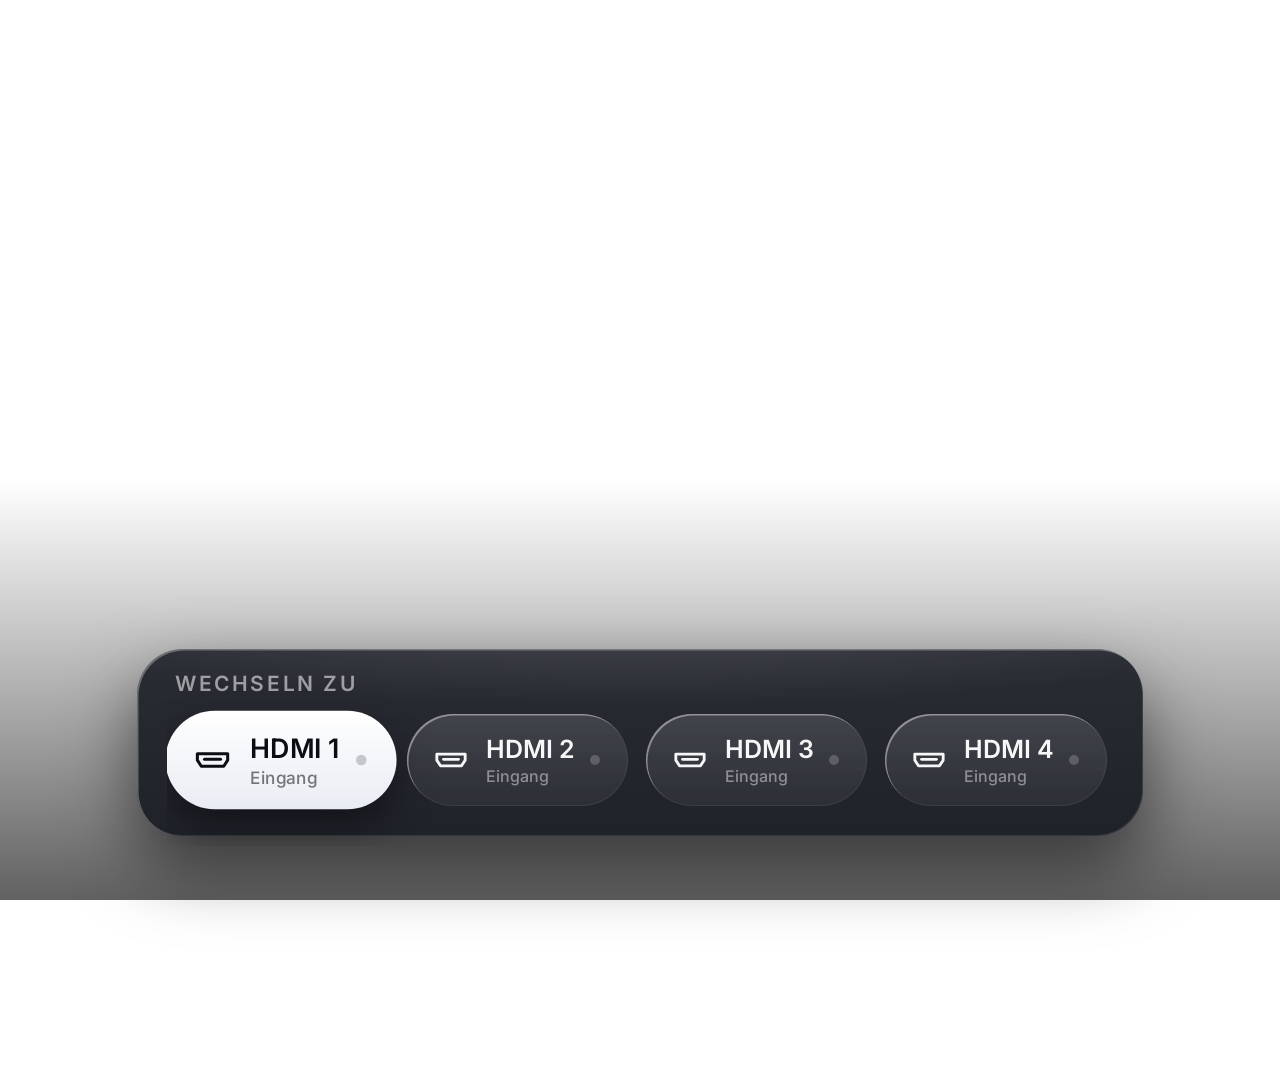
<file: leiste/index.html>
<!DOCTYPE html>
<html lang="de">
<head>
  <meta charset="utf-8">
  <title>Lumen Leiste</title>
  <link rel="stylesheet" href="leiste.css">
</head>
<body>
  <!-- Liegt als „overlay“-Fenster über der laufenden App bzw. dem HDMI-Bild.
       Der Hintergrund bleibt durchsichtig, nur die Leiste unten ist zu sehen. -->
  <div id="bar">
    <div id="bar-head"><span id="bar-title">Wechseln zu</span></div>
    <div id="bar-viewport"><div id="bar-track"></div></div>
  </div>
  <script src="js/luna.js"></script>
  <script src="js/leiste.js"></script>
  <script src="js/panel.js"></script>
  <script src="js/main.js"></script>
</body>
</html>
</file>
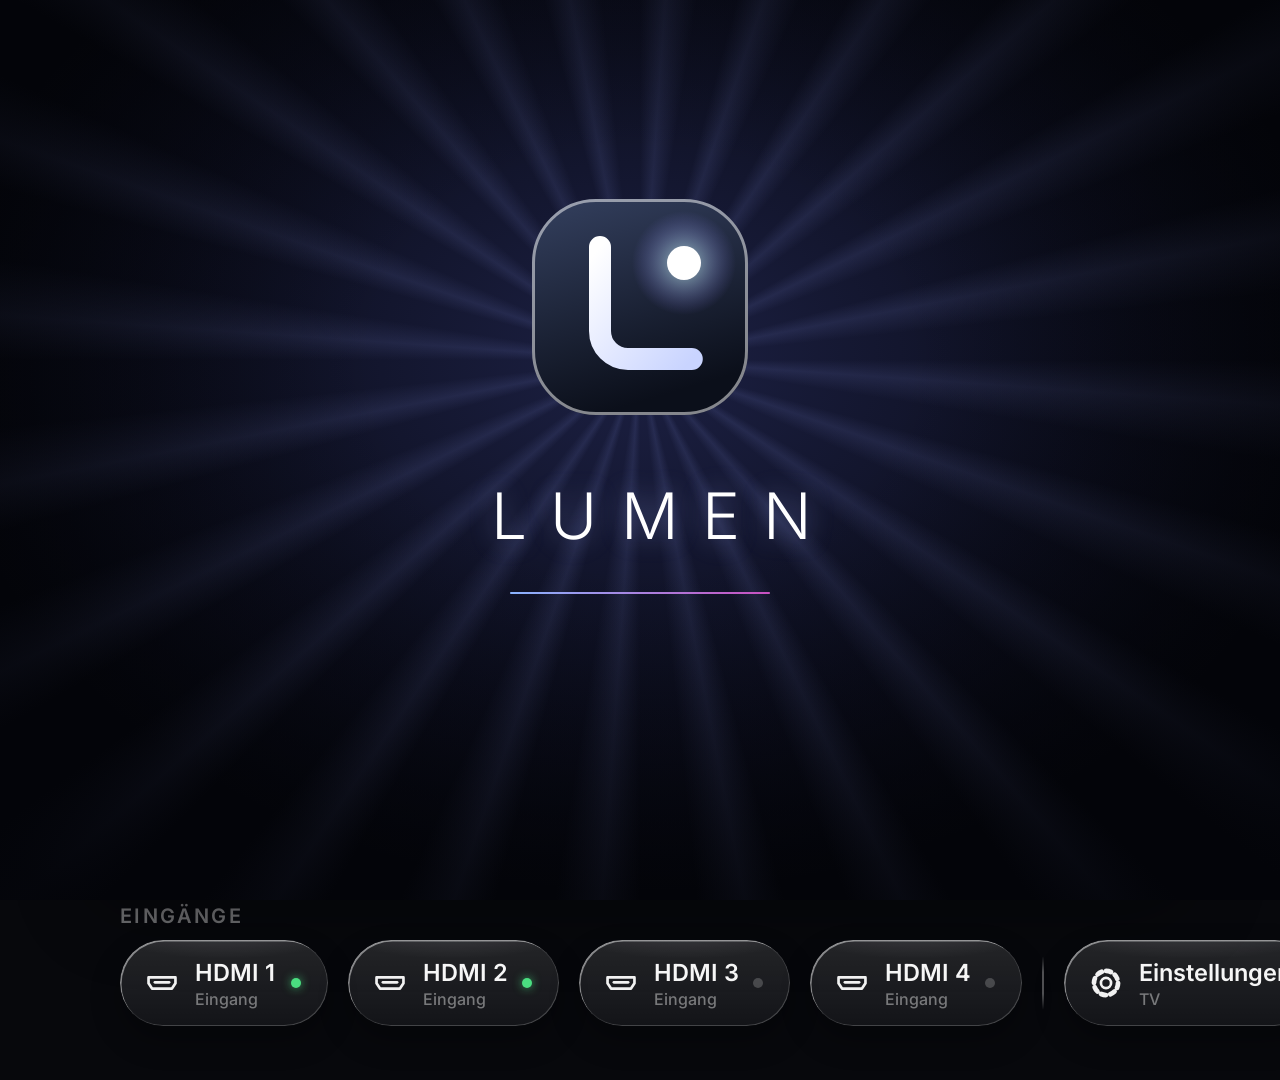
<file: lumen/index.html>
<!DOCTYPE html>
<html lang="de">
<head>
  <meta charset="utf-8">
  <title>Lumen</title>
  <link rel="stylesheet" href="css/base.css">
  <link rel="stylesheet" href="css/home.css">
  <link rel="stylesheet" href="css/motion.css">
  <link rel="stylesheet" href="css/settings.css">
  <link rel="stylesheet" href="css/boot.css">
</head>
<body data-theme="glas">
  <!-- Hintergrund: Licht in der Farbe der Auswahl -->
  <div id="bg">
    <canvas class="amb" width="192" height="108"></canvas>
    <canvas class="amb" width="192" height="108"></canvas>
    <div class="shade"></div>
    <div id="plight"></div>
  </div>

  <!-- Hilfslinien beim strukturierten Aufbau -->
  <div id="guides"><i class="g g1"></i><i class="g g2"></i><i class="g g3"></i></div>

  <header id="top">
    <div id="greet"></div>
    <div id="time" class="glass"><span id="clock"></span><span id="date"></span></div>
  </header>

  <section id="hero">
    <h1 id="hero-title"></h1>
    <div id="hero-tag"><i></i><span></span></div>
  </section>

  <!-- Vorschaukarte: leicht gekippte Glasplatte (Kante, Schatten und Inhalt auf einer Ebene,
       damit beim Einfliegen alles zusammen bleibt) -->
  <div id="art">
    <div class="art-float">
    <div class="art-tilt">
      <div class="art-card">
        <div class="art-face"></div>
        <div class="art-gloss"></div>
      </div>
    </div>
    </div>
  </div>

  <main id="rows">
    <section id="row-apps">
      <div class="row-label">Apps</div>
      <div class="dock">
        <div class="dock-bg glass"></div>
        <div class="viewport"><div class="track"></div></div>
      </div>
    </section>
    <section id="row-inputs">
      <div class="row-label">Eingänge</div>
      <div class="viewport"><div class="track"></div></div>
    </section>
  </main>

  <!-- Einstellungen -->
  <div id="settings" hidden>
    <div class="set-panel">
      <aside class="set-side">
        <div class="set-brand">
          <div class="set-logo"></div>
          <div><div class="set-name">Anpassen</div><div class="set-ver"></div></div>
        </div>
        <div class="set-cats"></div>
      </aside>
      <section class="set-main">
        <header class="set-header">
          <div class="set-crumb"></div>
          <h2 class="set-title"></h2>
          <div class="set-sub"></div>
        </header>
        <div class="set-scroll"><div class="set-list"></div></div>
      </section>
    </div>
  </div>

  <!-- Kontextmenü (Kachel lange drücken) -->
  <div id="sheet" hidden>
    <div class="sheet-card">
      <div class="sheet-title"></div>
      <div class="sheet-sub"></div>
      <div class="sheet-list"></div>
    </div>
  </div>

  <!-- Dropdown im iOS-Stil -->
  <div id="pop" hidden><div class="pop-list"></div></div>

  <!-- Texteingabe -->
  <div id="prompt" hidden>
    <div class="prompt-card">
      <div class="prompt-title"></div>
      <div class="prompt-sub"></div>
      <input id="prompt-input" type="text" autocomplete="off" spellcheck="false">
      <div class="prompt-btns"><div class="prompt-btn primary">Speichern</div><div class="prompt-btn">Abbrechen</div></div>
    </div>
  </div>

  <div id="saver" hidden><div id="saver-clock"></div></div>

  <!-- Start-Animation: Lichtspalt → Lichtstreifen laufen zusammen → Orb verdichtet sich zum
       Lichtpunkt des Logos → Zündung (Blitz, Druckwelle, Strahlen) → Schriftzug → Flug durch
       den Lichtpunkt in die Startseite. Solange Lumen noch lädt, ruht das Logo und pulsiert. -->
  <div id="boot" class="pending">
    <div class="boot-bg"></div>
    <div class="boot-rays"></div>
    <div class="boot-vignette"></div>
    <div class="boot-slit"></div>
    <div class="boot-flash"></div>
    <div class="boot-stage">
      <div class="boot-mark">
        <div class="boot-sparks"><i style="--a:8deg;--d:0ms;--r:700px"></i><i style="--a:33deg;--d:90ms;--r:620px"></i><i style="--a:61deg;--d:40ms;--r:760px"></i><i style="--a:88deg;--d:150ms;--r:660px"></i><i style="--a:117deg;--d:60ms;--r:720px"></i><i style="--a:142deg;--d:180ms;--r:600px"></i><i style="--a:171deg;--d:20ms;--r:740px"></i><i style="--a:196deg;--d:120ms;--r:680px"></i><i style="--a:224deg;--d:70ms;--r:760px"></i><i style="--a:251deg;--d:200ms;--r:620px"></i><i style="--a:279deg;--d:30ms;--r:700px"></i><i style="--a:306deg;--d:140ms;--r:660px"></i><i style="--a:333deg;--d:90ms;--r:740px"></i><i style="--a:352deg;--d:170ms;--r:600px"></i></div>
        <div class="boot-orbit"><div class="boot-orb o-a"></div><div class="boot-orb o-b"></div><div class="boot-core"></div></div>
        <div class="boot-zoom">
          <svg class="boot-svg" viewBox="0 0 120 120" aria-hidden="true">
            <defs>
              <linearGradient id="bT" x1="0" y1="0" x2="0.3" y2="1"><stop offset="0" stop-color="#34405f"/><stop offset="1" stop-color="#0b0f1a"/></linearGradient>
              <linearGradient id="bL" x1="0" y1="0" x2="1" y2="1"><stop offset="0" stop-color="#ffffff"/><stop offset="1" stop-color="#c9d4ff"/></linearGradient>
              <radialGradient id="bH" cx=".5" cy=".5" r=".5"><stop offset="0" stop-color="#ffffff" stop-opacity=".95"/><stop offset=".35" stop-color="#bfe3ff" stop-opacity=".55"/><stop offset="1" stop-color="#8a7dff" stop-opacity="0"/></radialGradient>
              <linearGradient id="bS" x1="0" y1="0" x2="1" y2="0"><stop offset="0" stop-color="#fff" stop-opacity="0"/><stop offset=".5" stop-color="#fff" stop-opacity=".35"/><stop offset="1" stop-color="#fff" stop-opacity="0"/></linearGradient>
              <clipPath id="bC"><rect x="6" y="6" width="108" height="108" rx="32"/></clipPath>
            </defs>
            <rect class="b-fill" x="6" y="6" width="108" height="108" rx="32" fill="url(#bT)"/>
            <g clip-path="url(#bC)"><rect class="b-sheen" x="-50" y="-30" width="34" height="180" fill="url(#bS)"/></g>
            <rect class="b-edge" x="6.75" y="6.75" width="106.5" height="106.5" rx="31.25" pathLength="1" fill="none" stroke="rgba(255,255,255,.5)" stroke-width="1.5"/>
            <circle class="b-halo" cx="82" cy="38" r="26" fill="url(#bH)"/>
            <path class="b-l" d="M40 30v42a14 14 0 0 0 14 14h32" pathLength="1" fill="none" stroke="url(#bL)" stroke-width="11" stroke-linecap="round" stroke-linejoin="round"/>
            <circle class="b-dot" cx="82" cy="38" r="8.5" fill="#fff"/>
          </svg>
          <div class="boot-glow"></div>
        </div>
        <div class="boot-wave"></div><div class="boot-wave w2"></div>
      </div>
      <div class="boot-word"><span>L</span><span>U</span><span>M</span><span>E</span><span>N</span></div>
      <div class="boot-line"><i></i><b></b></div>
    </div>
  </div>

  <div id="toast"></div>

  <script src="js/luna.js"></script>
  <script src="js/quotes.js"></script>
  <script src="js/core.js"></script>
  <script src="js/data.js"></script>
  <script src="js/bg.js"></script>
  <script src="js/preview.js"></script>
  <script src="js/greet.js"></script>
  <script src="js/wled.js"></script>
  <script src="js/anim.js"></script>
  <script src="js/home.js"></script>
  <script src="js/bar.js"></script>
  <script src="js/settings.js"></script>
  <script src="js/backend.js"></script>
  <script src="js/main.js"></script>
</body>
</html>
</file>
<file: leiste/leiste.css>
/*
 * Lumen Leiste – Eingangsauswahl über dem laufenden Bild (Source-Taste).
 * Kein Weichzeichner (backdrop-filter), nur halbdurchsichtige Flächen: das bleibt auf
 * dem Fernseher flüssig und liegt sauber über der Videoebene.
 */
@font-face {
  font-family: 'Inter';
  src: url('fonts/inter-latin-wght-normal.woff2') format('woff2');
  font-weight: 100 900;
  font-display: block;
}
* { box-sizing: border-box; }
html, body {
  margin: 0;
  width: 1920px;
  height: 1080px;
  overflow: hidden;
  background: transparent;
  color: rgba(255, 255, 255, 0.96);
  font-family: 'Inter', 'LG Smart UI', Arial, sans-serif;
  -webkit-font-smoothing: antialiased;
  user-select: none;
}
/* weicher Schatten von unten, damit die Leiste auf hellem Bild lesbar bleibt */
body::before {
  content: '';
  position: fixed;
  left: 0; right: 0; bottom: 0;
  height: 420px;
  background: linear-gradient(0deg, rgba(0, 0, 0, 0.62), rgba(0, 0, 0, 0));
  opacity: 0;
  transition: opacity 260ms ease;
}
body.bar-in::before { opacity: 1; }

#bar {
  position: fixed;
  left: 50%;
  bottom: 64px;
  max-width: 1800px;
  padding: 22px 30px 30px;
  border-radius: 46px;
  background:
    radial-gradient(120% 100% at 50% -30%, rgba(255, 255, 255, 0.16), rgba(255, 255, 255, 0) 60%),
    rgba(18, 20, 30, 0.86);
  box-shadow:
    inset 1.5px 1.5px 0.5px rgba(255, 255, 255, 0.30),
    inset -1px -1px 0.5px rgba(255, 255, 255, 0.10),
    0 30px 70px rgba(0, 0, 0, 0.55);
  transform: translate(-50%, 140px);
  opacity: 0;
  transition: transform 340ms cubic-bezier(0.2, 0.8, 0.2, 1), opacity 240ms ease;
  will-change: transform, opacity;
}
body.bar-in #bar { transform: translate(-50%, 0); opacity: 1; }
body.bar-out #bar { transform: translate(-50%, 140px); opacity: 0; transition-duration: 220ms, 200ms; }
body.bar-out::before { opacity: 0; }

#bar-head { display: flex; align-items: baseline; justify-content: space-between; gap: 40px; margin: 0 8px 18px; }
#bar-title { font-size: 21px; font-weight: 600; letter-spacing: 2.6px; text-transform: uppercase; color: rgba(255, 255, 255, 0.55); }
#bar-hint { font-size: 18px; color: rgba(255, 255, 255, 0.38); }
/* Leiste zu breit → seitlich verschieben; nach oben darf „Schließen“ herausragen */
#bar-viewport { clip-path: inset(-90px 0 -40px 0); }
#bar-track { display: flex; gap: 18px; padding: 0 6px; transition: transform 280ms cubic-bezier(0.2, 0.8, 0.2, 1); }

.chip {
  position: relative;
  flex: 0 0 auto;
  min-width: 210px;
  height: 92px;
  padding: 0 28px 0 24px;
  display: flex;
  align-items: center;
  gap: 15px;
  border-radius: 999px;
  background: linear-gradient(180deg, rgba(255, 255, 255, 0.13), rgba(255, 255, 255, 0.05));
  box-shadow: inset 1.5px 1.5px 0.5px rgba(255, 255, 255, 0.40), inset 0 0 0 1px rgba(255, 255, 255, 0.07);
  transition: transform 220ms cubic-bezier(0.3, 1.4, 0.5, 1);
  will-change: transform;
}
.chip svg { flex: 0 0 auto; width: 40px; height: 40px; fill: none; stroke: currentColor; stroke-width: 1.7; stroke-linecap: round; stroke-linejoin: round; }
.chip-text { display: flex; flex-direction: column; min-width: 0; }
.chip-title { font-size: 25px; font-weight: 600; white-space: nowrap; }
.chip-sub { margin-top: 2px; font-size: 16px; font-weight: 500; color: rgba(255, 255, 255, 0.45); white-space: nowrap; }
.chip-dot { flex: 0 0 auto; width: 10px; height: 10px; margin-left: auto; border-radius: 50%; background: rgba(255, 255, 255, 0.2); }
.chip-dot.on { background: #4ade80; box-shadow: 0 0 10px rgba(74, 222, 128, 0.75); }
.chip.current .chip-sub { color: #8ab4ff; }
.chip-sep { flex: 0 0 2px; align-self: center; height: 56px; margin: 0 8px; background: rgba(255, 255, 255, 0.22); border-radius: 1px; }
.chip.is-focused { background: linear-gradient(180deg, #ffffff, #e9ecf3); color: #0b0d12; transform: scale(1.07); box-shadow: 0 16px 34px rgba(0, 0, 0, 0.4); }
.chip.is-focused .chip-sub { color: rgba(11, 13, 18, 0.55); }
.chip.is-focused.current .chip-sub { color: #1d4ed8; }
.chip.is-focused .chip-dot { background: rgba(11, 13, 18, 0.2); }
.chip.is-focused .chip-dot.on { background: #16a34a; box-shadow: none; }

/* Apps im Hintergrund: Symbol in der App-Farbe */
.chip-app {
  position: relative;
  flex: 0 0 auto;
  width: 54px;
  height: 54px;
  margin-left: -8px;
  border-radius: 16px;
  overflow: hidden;
  display: grid;
  place-items: center;
  background: #3a4258;
  box-shadow: inset 0 0 0 1px rgba(255, 255, 255, 0.14);
}
.chip-app img { position: absolute; inset: 0; width: 100%; height: 100%; object-fit: contain; }
.chip-app span { font-size: 26px; font-weight: 700; color: #fff; }
.chip.has-icon .chip-app span { visibility: hidden; }
.chip.k-app { padding-left: 24px; }
.chip.k-closeall .chip-sub, .chip.k-closeall svg { color: #ff9b9b; }
.chip.k-closeall.is-focused .chip-sub, .chip.k-closeall.is-focused svg { color: #b3261e; }

/* „Schließen“ über einer App (Hoch drücken) */
.chip-x {
  position: absolute;
  left: 50%;
  top: -62px;
  display: flex;
  align-items: center;
  gap: 8px;
  height: 46px;
  padding: 0 18px 0 12px;
  border-radius: 999px;
  font-size: 19px;
  font-weight: 600;
  white-space: nowrap;
  color: #fff;
  background: rgba(40, 44, 60, 0.92);
  box-shadow: inset 1px 1px 0.5px rgba(255, 255, 255, 0.25), 0 8px 20px rgba(0, 0, 0, 0.4);
  transform: translate(-50%, 10px) scale(0.9);
  opacity: 0;
  transition: opacity 180ms ease, transform 220ms cubic-bezier(0.3, 1.4, 0.5, 1), background-color 160ms ease;
  pointer-events: none;
}
.chip-x svg { width: 22px; height: 22px; fill: none; stroke: currentColor; stroke-width: 2.2; stroke-linecap: round; }
.chip.k-app.is-focused .chip-x { opacity: 1; transform: translate(-50%, 0) scale(1); pointer-events: auto; }
.chip.x-sel .chip-x { background: #ff453a; color: #fff; transform: translate(-50%, -2px) scale(1.08); }
.chip.x-sel { transform: scale(1.02); }

/* geschlossene App verschwindet */
.chip.gone { opacity: 0; transform: scale(0.8) !important; transition: opacity 200ms ease, transform 200ms ease; }

/* ======================================================================
 * Schnelleinstellungen (Einstellungen-Taste) – Seitenleiste links
 * ====================================================================== */
body::after {
  content: '';
  position: fixed;
  left: 0; top: 0; bottom: 0;
  width: 900px;
  background: linear-gradient(90deg, rgba(0, 0, 0, 0.55), rgba(0, 0, 0, 0));
  opacity: 0;
  transition: opacity 260ms ease;
  pointer-events: none;
}
body.panel-in::after { opacity: 1; }

/* gleiche Glasfläche wie die Source-Leiste unten */
#panel {
  position: fixed;
  left: 40px;
  top: 40px;
  max-height: calc(100% - 80px);
  width: 640px;
  padding: 26px 28px 30px;
  display: flex;
  flex-direction: column;
  border-radius: 46px;
  background:
    radial-gradient(120% 50% at 30% -10%, rgba(255, 255, 255, 0.16), rgba(255, 255, 255, 0) 60%),
    rgba(18, 20, 30, 0.93);
  box-shadow:
    inset 1.5px 1.5px 0.5px rgba(255, 255, 255, 0.30),
    inset -1px -1px 0.5px rgba(255, 255, 255, 0.10),
    0 30px 70px rgba(0, 0, 0, 0.55);
  transform: translateX(-720px);
  opacity: 0;
  transition: transform 340ms cubic-bezier(0.2, 0.8, 0.2, 1), opacity 240ms ease;
  will-change: transform, opacity;
  z-index: 5;
}
body.panel-in #panel { transform: none; opacity: 1; }
body.panel-out #panel { transform: translateX(-720px); opacity: 0; transition-duration: 220ms, 200ms; }

/* Kopf wie „Wechseln zu“ */
.p-head { display: flex; align-items: baseline; justify-content: space-between; margin: 0 8px 18px; }
.p-title { font-size: 21px; font-weight: 600; letter-spacing: 2.6px; text-transform: uppercase; color: rgba(255, 255, 255, 0.55); }
.p-sub { font-size: 20px; font-weight: 500; color: rgba(255, 255, 255, 0.45); font-variant-numeric: tabular-nums; }

/* Alles Bedienbare sieht aus wie die Chips der Source-Leiste:
   gläsern mit Lichtkante, ausgewählt weiß und leicht vergrößert */
.p-ico, .p-rec, .p-tile, .p-end {
  background: linear-gradient(180deg, rgba(255, 255, 255, 0.13), rgba(255, 255, 255, 0.05));
  box-shadow: inset 1.5px 1.5px 0.5px rgba(255, 255, 255, 0.40), inset 0 0 0 1px rgba(255, 255, 255, 0.07);
  transition: transform 220ms cubic-bezier(0.3, 1.4, 0.5, 1);
  will-change: transform;
}
.p-ico.is-focused, .p-rec.is-focused, .p-tile.is-focused {
  background: linear-gradient(180deg, #ffffff, #e9ecf3);
  color: #0b0d12;
  box-shadow: 0 16px 34px rgba(0, 0, 0, 0.4);
}

/* Symbolleiste */
.p-top { display: flex; align-items: center; gap: 14px; margin-bottom: 16px; }
.p-sep { width: 2px; height: 46px; margin: 0 4px; border-radius: 1px; background: rgba(255, 255, 255, 0.22); }
.p-ico { position: relative; width: 66px; height: 66px; border-radius: 50%; display: grid; place-items: center; }
.p-ico:last-child { margin-left: auto; }
.p-ico svg { width: 34px; height: 34px; fill: none; stroke: currentColor; stroke-width: 1.7; stroke-linecap: round; stroke-linejoin: round; }
.p-ico.on { background: #0a84ff; }
.p-ico.is-focused { transform: scale(1.08); }
.p-tip {
  position: absolute; top: 76px; left: 50%; transform: translateX(-50%);
  padding: 6px 14px; border-radius: 99px; font-size: 17px; font-weight: 600; white-space: nowrap;
  color: #fff; background: rgba(40, 44, 60, 0.95); opacity: 0; pointer-events: none; transition: opacity 160ms ease; z-index: 3;
}
.p-ico.is-focused .p-tip { opacity: 1; }

/* Zuletzt geändert */
.p-rec { display: flex; align-items: center; justify-content: space-between; height: 60px; padding: 0 26px; margin-bottom: 14px; border-radius: 999px; }
.p-rec-k { font-size: 16px; font-weight: 600; letter-spacing: 1.8px; text-transform: uppercase; color: rgba(255, 255, 255, 0.45); }
.p-rec-v { font-size: 24px; font-weight: 600; }
.p-rec.is-focused { transform: scale(1.03); }
.p-rec.is-focused .p-rec-k { color: rgba(11, 13, 18, 0.5); }

/* Kacheln */
.p-grid { display: grid; grid-template-columns: minmax(0, 1fr) minmax(0, 1fr); gap: 14px; }
.p-tile { position: relative; min-width: 0; height: 118px; padding: 16px 22px; border-radius: 30px; display: flex; flex-direction: column; }
.p-tile.is-focused { transform: scale(1.04); }
.p-t-top { display: flex; align-items: center; gap: 12px; color: rgba(255, 255, 255, 0.6); }
.p-t-top svg { width: 30px; height: 30px; flex: 0 0 auto; fill: none; stroke: currentColor; stroke-width: 1.7; stroke-linecap: round; stroke-linejoin: round; }
.p-label { font-size: 20px; font-weight: 600; white-space: nowrap; overflow: hidden; text-overflow: ellipsis; }
.p-value { margin-top: 6px; font-size: 26px; font-weight: 700; letter-spacing: -0.3px; white-space: nowrap; overflow: hidden; text-overflow: ellipsis; color: rgba(255, 255, 255, 0.96); }
.p-value.long { font-size: 21px; margin-top: 8px; white-space: normal; line-height: 1.15; max-height: 2.3em; }
.p-tile.is-focused .p-value { color: #0b0d12; }
.p-tile.is-focused .p-t-top { color: rgba(11, 13, 18, 0.58); }
.p-extra { margin-top: auto; }
.p-tile.k-toggle .p-extra { position: absolute; right: 22px; bottom: 20px; }

/* Helligkeit: ganze Breite, Regler zum Ziehen, Knöpfe 0 / 100 */
.p-tile.k-slider { grid-column: span 2; height: 136px; }
.p-tile.k-slider .p-t-top .p-value { margin: 0 0 0 auto; font-size: 34px; font-variant-numeric: tabular-nums; }
.p-slide { display: flex; align-items: center; gap: 16px; }
.p-end {
  flex: 0 0 auto; display: flex; align-items: center; gap: 6px; height: 48px; padding: 0 14px 0 10px;
  border: 0; border-radius: 999px; font: 600 17px 'Inter', sans-serif; color: inherit; cursor: pointer;
}
.p-end svg { width: 26px; height: 26px; fill: none; stroke: currentColor; stroke-width: 1.8; stroke-linecap: round; }
.p-end:hover { background: #0a84ff; color: #fff; box-shadow: none; }
.p-tile.is-focused .p-end { background: rgba(11, 13, 18, 0.08); box-shadow: inset 0 0 0 1px rgba(11, 13, 18, 0.10); }
.p-tile.is-focused .p-end:hover { background: #0a84ff; color: #fff; }
.p-bar { position: relative; flex: 1; height: 12px; border-radius: 6px; background: rgba(255, 255, 255, 0.18); cursor: pointer; touch-action: none; }
.p-bar::before { content: ''; position: absolute; left: 0; right: 0; top: -18px; bottom: -18px; }   /* größere Trefferfläche */
.p-bar i { position: absolute; left: 0; top: 0; bottom: 0; border-radius: 6px; background: #fff; }
.p-bar b {
  position: absolute; top: 50%; width: 32px; height: 32px; margin: -16px 0 0 -16px; border-radius: 50%;
  background: #fff; box-shadow: 0 2px 10px rgba(0, 0, 0, 0.45); transition: transform 160ms ease;
}
.p-tile.dragging .p-bar b, .p-bar:hover b { transform: scale(1.15); }
.p-tile.is-focused .p-bar { background: rgba(11, 13, 18, 0.14); }
.p-tile.is-focused .p-bar i { background: #0a84ff; }
.p-tile.is-focused .p-bar b { box-shadow: 0 2px 10px rgba(0, 0, 0, 0.3), 0 0 0 1px rgba(11, 13, 18, 0.12); }
.p-tile.is-editing { box-shadow: 0 0 0 4px #0a84ff, 0 16px 34px rgba(0, 0, 0, 0.4); }

.p-dots { display: flex; gap: 7px; }
.p-dots b { width: 7px; height: 7px; border-radius: 50%; background: rgba(255, 255, 255, 0.28); }
.p-dots b.on { background: #fff; transform: scale(1.3); }
.p-tile.is-focused .p-dots b { background: rgba(11, 13, 18, 0.22); }
.p-tile.is-focused .p-dots b.on { background: #0b0d12; }
.p-switch { position: relative; display: block; width: 58px; height: 34px; border-radius: 17px; background: rgba(255, 255, 255, 0.2); transition: background-color 200ms ease; }
.p-switch i { position: absolute; top: 3px; left: 3px; width: 28px; height: 28px; border-radius: 50%; background: #fff; transition: transform 220ms cubic-bezier(0.3, 1.4, 0.5, 1); }
.p-switch.on { background: #34c759; }
.p-switch.on i { transform: translateX(24px); }

.p-tile.k-action { justify-content: center; align-items: center; text-align: center; }
.p-tile.k-action .p-t-top { flex-direction: column; gap: 12px; color: inherit; }
.p-tile.k-action .p-t-top svg { width: 44px; height: 44px; }
.p-tile.k-action .p-label { font-size: 21px; }
.p-tile.k-action .p-value, .p-tile.k-action .p-extra { display: none; }

/* Anpassen: Kacheln ein-/ausblenden */
.p-vis { position: absolute; top: 14px; right: 14px; width: 38px; height: 38px; border-radius: 50%; display: grid; place-items: center; background: #34c759; color: #fff; }
.p-vis svg { width: 22px; height: 22px; fill: none; stroke: currentColor; stroke-width: 2.4; stroke-linecap: round; stroke-linejoin: round; }
.p-tile.is-hidden { opacity: 0.45; }
.p-tile.is-hidden .p-vis { background: rgba(255, 255, 255, 0.25); }
#panel.custom .p-tile.is-hidden.is-focused { opacity: 0.8; }

/* Auswahlliste neben der Kachel – gleiche Glasfläche */
#p-pop {
  position: fixed; width: 440px; max-height: 760px; padding: 18px 12px 12px; border-radius: 34px;
  background: radial-gradient(120% 60% at 30% -10%, rgba(255, 255, 255, 0.14), rgba(255, 255, 255, 0) 60%), rgba(18, 20, 30, 0.94);
  box-shadow: inset 1.5px 1.5px 0.5px rgba(255, 255, 255, 0.30), 0 30px 70px rgba(0, 0, 0, 0.55);
  display: flex; flex-direction: column; z-index: 6;
}
#p-pop[hidden] { display: none; }
.pp-title { margin: 0 16px 10px; font-size: 16px; font-weight: 600; letter-spacing: 1.8px; text-transform: uppercase; color: rgba(255, 255, 255, 0.5); }
.pp-list { overflow: hidden; }
.pp-item { display: flex; align-items: center; justify-content: space-between; height: 62px; padding: 0 18px; border-radius: 999px; font-size: 23px; font-weight: 500; cursor: pointer; }
.pp-item svg { width: 26px; height: 26px; fill: none; stroke: #0a84ff; stroke-width: 2.4; stroke-linecap: round; stroke-linejoin: round; visibility: hidden; }
.pp-item.is-current svg { visibility: visible; }
.pp-item.is-focused { background: linear-gradient(180deg, #ffffff, #e9ecf3); color: #0b0d12; }
</file>
<file: lumen/css/base.css>
/*
 * Lumen – Grundlagen (1920×1080): Schrift, Farben, Glas-Material, Hintergrund,
 * Kopfzeile, Hinweis, Bildschirmschoner.
 *
 * Design: Glas (body[data-theme="glas"]). Bewegung hängt an Klassen am body
 * (anim, a-float, a-breathe, a-pointer, a-ambient) und an data-swap/data-select –
 * siehe motion.css. Alles Animierte läuft über transform/opacity (Grafikchip).
 */

@font-face {
  font-family: 'Inter';
  src: url('../fonts/inter-latin-wght-normal.woff2') format('woff2');
  font-weight: 100 900;
  font-display: block;
}

:root {
  --bg: #07080c;
  --text: rgba(255, 255, 255, 0.96);
  --text-2: rgba(255, 255, 255, 0.66);
  --text-3: rgba(255, 255, 255, 0.42);
  --pad-x: 120px;
  /* App-Reihe: 5 ganze Kacheln (5 × 304 + 4 × 40 = 1680), nie eine angeschnittene */
  --tile-w: 304px;
  --tile-h: 182px;
  --tile-r: 36px;
  --gap: 40px;
  --dock-pad: 34px;    /* kleiner als --gap: die Nachbarkachel bleibt unsichtbar */
  /* Zeitfaktoren aus den Tempo-Reglern (main.js) */
  --tk: 1.25;
  --ck: 1.25;
  --ease: cubic-bezier(0.2, 0.8, 0.2, 1);
  --spring: cubic-bezier(0.3, 1.4, 0.5, 1);
  --pop: cubic-bezier(0.2, 0.9, 0.3, 1.25);
}

* { box-sizing: border-box; }

html, body {
  margin: 0;
  width: 1920px;
  height: 1080px;
  overflow: hidden;
  background: var(--bg);
  color: var(--text);
  font-family: 'Inter', 'LG Smart UI', 'Helvetica Neue', Arial, sans-serif;
  -webkit-font-smoothing: antialiased;
  user-select: none;
  -webkit-user-select: none;
}

svg.plain { fill: none; stroke: currentColor; stroke-linecap: round; stroke-linejoin: round; }

/* Im Hintergrund und im Bildschirmschoner laufen keine Animationen weiter */
body.paused *, body.saver #bg *, body.saver #art *, body.saver .tile-mag, body.saver .tile-face {
  animation-play-state: paused !important;
}

/* =====================================================================
   Glas-Material: heller Verlauf, helle Kante oben links, weicher Schatten.
   Bewusst ohne Weichzeichner (backdrop-filter) – der kostet auf TV-Chips viel.
   ===================================================================== */
.glass {
  background:
    radial-gradient(120% 90% at 50% -30%, rgba(255, 255, 255, 0.20), rgba(255, 255, 255, 0) 62%),
    linear-gradient(180deg, rgba(255, 255, 255, 0.13) 0%, rgba(255, 255, 255, 0.05) 58%, rgba(255, 255, 255, 0.09) 100%);
  box-shadow:
    inset 1.5px 1.5px 0.5px rgba(255, 255, 255, 0.50),
    inset -1px -1px 0.5px rgba(255, 255, 255, 0.16),
    inset 0 0 0 1px rgba(255, 255, 255, 0.07),
    inset 0 -18px 30px -18px rgba(255, 255, 255, 0.10),
    0 30px 70px rgba(0, 0, 0, 0.36);
}

/* ---------- Hintergrund ---------- */
#bg { position: fixed; inset: 0; overflow: hidden; transition: opacity 360ms ease; }
.amb {
  position: absolute;
  left: -6%;
  top: -6%;
  width: 112%;
  height: 112%;
  opacity: 0;
  transition: opacity 700ms ease;
  will-change: opacity, transform;
}
.amb.on { opacity: 1; }
.shade {
  position: absolute;
  inset: 0;
  background:
    linear-gradient(180deg, rgba(7, 8, 12, 0) 0%, rgba(7, 8, 12, 0.30) 55%, rgba(7, 8, 12, 0.82) 100%),
    radial-gradient(1400px 900px at 50% 40%, rgba(0, 0, 0, 0) 0%, rgba(0, 0, 0, 0.42) 100%);
}
#plight { display: none; }

/* Zwischen zwei Aufrufen nichts zeigen (verhindert ein Aufblitzen der alten Ansicht) */

/* ---------- Kopfzeile ---------- */
#top {
  position: absolute;
  top: 46px;
  left: var(--pad-x);
  right: var(--pad-x);
  height: 64px;
  display: flex;
  justify-content: space-between;
  align-items: center;
}
#greet {
  max-width: 1180px;
  font-size: 30px;
  font-weight: 600;
  letter-spacing: -0.3px;
  color: rgba(255, 255, 255, 0.88);
  white-space: nowrap;
  overflow: hidden;
  text-overflow: ellipsis;
  transition: opacity 360ms ease, transform 360ms var(--ease);
}
/* Meme-Zitate: kleiner und dezenter */
#greet.quote { font-size: 24px; font-weight: 500; letter-spacing: 0; color: rgba(255, 255, 255, 0.60); }
#greet.out { opacity: 0; transform: translateY(-6px); }
#greet .caret {
  display: inline-block;
  width: 2px;
  height: 0.95em;
  margin-left: 3px;
  vertical-align: -0.12em;
  background: currentColor;
  animation: caret 900ms steps(1) infinite;
}
@keyframes caret { 50% { opacity: 0; } }
#greet[hidden] { display: block; visibility: hidden; }

#time {
  display: flex;
  align-items: center;
  gap: 16px;
  height: 62px;
  padding: 0 28px;
  border-radius: 999px;
}
#clock { font-size: 29px; font-weight: 600; letter-spacing: -0.4px; font-variant-numeric: tabular-nums; }
#date { font-size: 22px; font-weight: 500; color: var(--text-2); padding-left: 16px; border-left: 1.5px solid rgba(255, 255, 255, 0.20); }

/* ---------- Hinweis ---------- */
#toast {
  position: fixed;
  left: 50%;
  top: 132px;
  max-width: 1500px;
  padding: 18px 34px;
  border-radius: 999px;
  font-size: 24px;
  font-weight: 600;
  white-space: nowrap;
  background: linear-gradient(180deg, rgba(52, 56, 70, 0.97), rgba(32, 35, 46, 0.97));
  box-shadow: inset 1.5px 1.5px 0.5px rgba(255, 255, 255, 0.35), 0 20px 50px rgba(0, 0, 0, 0.5);
  transform: translate(-50%, -20px);
  opacity: 0;
  transition: opacity 260ms ease, transform 320ms var(--ease);
  pointer-events: none;
  z-index: 50;
}
#toast.show { opacity: 1; transform: translate(-50%, 0); }

/* ---------- Bildschirmschoner (OLED-Schutz) ---------- */
#saver { position: fixed; inset: 0; background: #000; cursor: none; z-index: 40; }
#saver[hidden] { display: none; }
#saver-clock {
  position: absolute;
  font-size: 150px;
  font-weight: 200;
  letter-spacing: -4px;
  color: rgba(255, 255, 255, 0.42);
  font-variant-numeric: tabular-nums;
  transition: opacity 1400ms ease;
}
#saver-clock.hide { opacity: 0; }

@keyframes fade { from { opacity: 0; } to { opacity: 1; } }

/* ---------- Hintergrund: App-Farbe, Lumen-Designs, eigenes Bild (js/bg.js) ---------- */
#bg-image { position: absolute; inset: 0; background: center / cover no-repeat; opacity: 0; transition: opacity 500ms ease; }
body[data-bg="design"] #bg-image, body[data-bg="image"] #bg-image { opacity: 1; }
body[data-bg="design"] .amb, body[data-bg="image"] .amb { visibility: hidden; }
/* eigene Bilder etwas abdunkeln, damit Titel und Kacheln lesbar bleiben */
body[data-bg="image"] .shade {
  background:
    linear-gradient(180deg, rgba(7, 8, 12, 0.35) 0%, rgba(7, 8, 12, 0.45) 55%, rgba(7, 8, 12, 0.85) 100%),
    radial-gradient(1400px 900px at 50% 40%, rgba(0, 0, 0, 0) 0%, rgba(0, 0, 0, 0.45) 100%);
}
.bgd-aurora {
  background:
    radial-gradient(60% 55% at 16% 8%, rgba(40, 220, 170, 0.62), rgba(40, 220, 170, 0) 70%),
    radial-gradient(55% 60% at 84% 18%, rgba(130, 90, 255, 0.58), rgba(130, 90, 255, 0) 70%),
    radial-gradient(70% 45% at 50% 0%, rgba(80, 200, 255, 0.22), rgba(80, 200, 255, 0) 70%),
    linear-gradient(180deg, #0a1a24, #05070d) !important;
}
.bgd-deepsea {
  background:
    radial-gradient(90% 60% at 50% -10%, rgba(110, 210, 255, 0.5), rgba(110, 210, 255, 0) 70%),
    radial-gradient(50% 60% at 10% 60%, rgba(0, 160, 170, 0.3), rgba(0, 160, 170, 0) 70%),
    linear-gradient(180deg, #0d3a55 0%, #072238 45%, #030b14 100%) !important;
}
.bgd-sunset {
  background:
    radial-gradient(70% 55% at 78% 46%, rgba(255, 140, 60, 0.62), rgba(255, 140, 60, 0) 70%),
    radial-gradient(55% 50% at 22% 36%, rgba(235, 60, 120, 0.5), rgba(235, 60, 120, 0) 70%),
    radial-gradient(80% 50% at 50% -5%, rgba(90, 60, 170, 0.55), rgba(90, 60, 170, 0) 70%),
    linear-gradient(180deg, #24123a 0%, #3a1530 45%, #120812 100%) !important;
}
.bgd-nebula {
  background:
    radial-gradient(40% 45% at 70% 30%, rgba(190, 90, 255, 0.6), rgba(190, 90, 255, 0) 70%),
    radial-gradient(50% 55% at 28% 58%, rgba(60, 110, 255, 0.5), rgba(60, 110, 255, 0) 70%),
    radial-gradient(22% 25% at 54% 42%, rgba(255, 170, 225, 0.32), rgba(255, 170, 225, 0) 70%),
    linear-gradient(160deg, #120e2a, #05050c) !important;
}
.bgd-graphite {
  background:
    radial-gradient(90% 80% at 50% 0%, rgba(255, 255, 255, 0.12), rgba(255, 255, 255, 0) 65%),
    linear-gradient(180deg, #2a2c33 0%, #17191e 55%, #0b0c0f 100%) !important;
}
.bgd-midnight {
  background:
    radial-gradient(2px 2px at 44% 12%, rgba(255, 255, 255, 0.55), rgba(255, 255, 255, 0)),
    radial-gradient(2.5px 2.5px at 9% 7%, rgba(255, 255, 255, 0.9), rgba(255, 255, 255, 0)),
    radial-gradient(1.5px 1.5px at 49% 40%, rgba(255, 255, 255, 0.55), rgba(255, 255, 255, 0)),
    radial-gradient(1.5px 1.5px at 30% 5%, rgba(255, 255, 255, 0.7), rgba(255, 255, 255, 0)),
    radial-gradient(1.5px 1.5px at 56% 7%, rgba(255, 255, 255, 0.9), rgba(255, 255, 255, 0)),
    radial-gradient(1.5px 1.5px at 73% 30%, rgba(255, 255, 255, 0.55), rgba(255, 255, 255, 0)),
    radial-gradient(2.5px 2.5px at 18% 17%, rgba(255, 255, 255, 0.55), rgba(255, 255, 255, 0)),
    radial-gradient(2.5px 2.5px at 77% 6%, rgba(255, 255, 255, 0.55), rgba(255, 255, 255, 0)),
    radial-gradient(1.5px 1.5px at 53% 6%, rgba(255, 255, 255, 0.9), rgba(255, 255, 255, 0)),
    radial-gradient(2px 2px at 74% 11%, rgba(255, 255, 255, 0.7), rgba(255, 255, 255, 0)),
    radial-gradient(1.5px 1.5px at 21% 37%, rgba(255, 255, 255, 0.55), rgba(255, 255, 255, 0)),
    radial-gradient(2.5px 2.5px at 42% 38%, rgba(255, 255, 255, 0.9), rgba(255, 255, 255, 0)),
    radial-gradient(2.5px 2.5px at 16% 40%, rgba(255, 255, 255, 0.55), rgba(255, 255, 255, 0)),
    radial-gradient(1.5px 1.5px at 27% 26%, rgba(255, 255, 255, 0.55), rgba(255, 255, 255, 0)),
    radial-gradient(2.5px 2.5px at 94% 7%, rgba(255, 255, 255, 0.9), rgba(255, 255, 255, 0)),
    radial-gradient(2px 2px at 82% 16%, rgba(255, 255, 255, 0.55), rgba(255, 255, 255, 0)),
    radial-gradient(90% 22% at 50% 56%, rgba(90, 140, 255, 0.34), rgba(90, 140, 255, 0) 75%),
    radial-gradient(60% 40% at 50% 120%, rgba(40, 70, 170, 0.4), rgba(40, 70, 170, 0) 70%),
    linear-gradient(180deg, #070a18, #020205) !important;
}
/* Designs: unten weniger abdunkeln, damit die Farben auch hinter den Kacheln leben */
body[data-bg="design"] .shade {
  background:
    linear-gradient(180deg, rgba(7, 8, 12, 0) 0%, rgba(7, 8, 12, 0.14) 55%, rgba(7, 8, 12, 0.62) 100%),
    radial-gradient(1400px 900px at 50% 40%, rgba(0, 0, 0, 0) 0%, rgba(0, 0, 0, 0.30) 100%);
}
</file>
<file: lumen/css/home.css>
/*
 * Lumen – Startseite: Titel mit Eigenschaft, Vorschaukarte (leicht gekippte Glasplatte),
 * App-Dock, Eingänge.
 *
 * Tempo: --tk (App-Reihe, Titel) und --ck (Vorschaukarte) sind Zeitfaktoren, die
 * main.js aus den Reglern unter „Animationen“ setzt (1 = normal, 1,25 = 80 % Tempo).
 */

/* ---------- Titel links ---------- */
#hero { position: absolute; left: var(--pad-x); top: 284px; width: 990px; }
#hero-title {
  margin: 0;
  padding-bottom: 8px;
  font-size: 152px;
  font-weight: 700;
  letter-spacing: -4.8px;
  line-height: 1.02;
  white-space: nowrap;
  overflow: hidden;
  text-overflow: ellipsis;
  will-change: transform, opacity;
}
/* Eigenschaft unter dem Namen („Video“, „Musik“ …) */
#hero-tag {
  display: inline-flex;
  align-items: center;
  gap: 14px;
  height: 48px;
  margin-top: 16px;
  padding: 0 24px 0 20px;
  border-radius: 999px;
  font-size: 23px;
  font-weight: 600;
  letter-spacing: 0.3px;
  color: rgba(255, 255, 255, 0.78);
  background: rgba(255, 255, 255, 0.075);
  box-shadow: inset 1px 1px 0.5px rgba(255, 255, 255, 0.24), inset 0 0 0 1px rgba(255, 255, 255, 0.05);
  will-change: transform, opacity;
}
#hero-tag i {
  width: 10px;
  height: 10px;
  border-radius: 50%;
  background: var(--accent, #8ab4ff);
  box-shadow: 0 0 12px var(--accent, #8ab4ff);
}
#hero-tag.empty { visibility: hidden; }

/* ---------- Vorschaukarte rechts ---------- */
/* Alles, was zur Karte gehört (Rahmen, Kante, Schatten, Bild, Glanz), liegt in .art-card
   auf einer einzigen Grafikebene: beim Einfliegen bewegt sich alles gemeinsam, und der
   Grafikchip schiebt nur eine fertige Fläche herum. */
#art {
  position: absolute;
  right: 128px;
  top: 158px;
  width: 640px;
  height: 384px;
  perspective: 1400px;
  perspective-origin: 30% 55%;
}
/* Träger fürs „Atmen“: eigene Ebene, damit die Neigung (JS, Zeiger) unberührt bleibt */
.art-float { position: absolute; inset: 0; transform-style: preserve-3d; will-change: transform; }
.art-tilt {
  position: absolute;
  inset: 0;
  transform: rotateY(-15deg) rotateX(4deg);
  transition: transform calc(600ms * var(--ck, 1)) var(--ease);
  will-change: transform;
}
.art-card {
  position: absolute;
  inset: 0;
  border-radius: 40px;
  /* gläserner Rahmen: oben links hell, unten rechts gedämpft */
  background: linear-gradient(150deg, rgba(255, 255, 255, 0.46), rgba(214, 222, 255, 0.17) 34%,
    rgba(140, 152, 205, 0.12) 64%, rgba(255, 255, 255, 0.26));
  box-shadow:
    6px 5px 0 -1px rgba(132, 144, 196, 0.50),      /* Kante rechts/unten = Dicke der Platte */
    7px 7px 0 0 rgba(6, 8, 16, 0.32),
    24px 36px 58px rgba(0, 0, 0, 0.44),
    0 8px 22px rgba(0, 0, 0, 0.22);
  backface-visibility: hidden;
  will-change: transform, opacity;
}
.art-face {
  position: absolute;
  inset: 6px;
  border-radius: 34px;
  overflow: hidden;
  display: flex;
  align-items: center;
  justify-content: center;
  background: linear-gradient(150deg, rgba(255, 255, 255, 0.16), rgba(255, 255, 255, 0.05));
}
.art-face .art-icon { width: 200px; height: 200px; object-fit: contain; }
.art-face svg {
  width: 168px;
  height: 168px;
  stroke: rgba(255, 255, 255, 0.94);
  fill: none;
  stroke-width: 1.3;
  stroke-linecap: round;
  stroke-linejoin: round;
}
.art-face .art-letter { font-size: 168px; font-weight: 700; color: rgba(255, 255, 255, 0.92); }
/* Bildschirm-Vorschau bzw. eigenes Bild */
.art-shot { position: absolute; inset: 0; width: 100%; height: 100%; object-fit: cover; }
.art-shot.xf { opacity: 0; transition: opacity 650ms ease; }
.art-shot.xf.in { opacity: 1; }
.art-video { position: absolute; inset: 0; width: 100%; height: 100%; object-fit: cover; background: transparent; }
.art-gloss {
  position: absolute;
  inset: 0;
  border-radius: inherit;
  pointer-events: none;
  background:
    radial-gradient(120% 70% at 24% -12%, rgba(255, 255, 255, 0.30), rgba(255, 255, 255, 0) 56%),
    linear-gradient(0deg, rgba(0, 0, 0, 0.14), rgba(0, 0, 0, 0) 40%);
  box-shadow:
    inset 1.5px 1.5px 0.5px rgba(255, 255, 255, 0.80),
    inset -1px -1px 0.5px rgba(255, 255, 255, 0.28);
}
#art.shot .art-gloss {
  background: radial-gradient(120% 70% at 24% -12%, rgba(255, 255, 255, 0.18), rgba(255, 255, 255, 0) 52%);
}
/* HDMI live: Karte flach (das Videobild liegt auf einer eigenen Hardware-Ebene) */
#art.live .art-tilt { transform: none !important; animation: none !important; }
#art.live .art-float { animation: none !important; transform: none; }

/* ---------- Reihen ---------- */
#rows { position: absolute; left: 0; right: 0; top: 586px; }
.row-label {
  margin: 0 var(--pad-x) 12px;
  font-size: 20px;
  font-weight: 600;
  letter-spacing: 2.4px;
  text-transform: uppercase;
  color: var(--text-3);
}
.viewport { position: relative; }
.track {
  position: relative;
  display: flex;
  gap: var(--gap);
  transition: transform calc(380ms * var(--tk, 1)) var(--ease);
  will-change: transform;
}
.track.instant { transition: none; }

.dock { position: relative; margin: 0 calc(var(--pad-x) - var(--dock-pad)); }
.dock-bg { position: absolute; inset: 0; border-radius: 50px; }
/* nur seitlich abschneiden (Nachbarkacheln unsichtbar); nach oben/unten darf die gewählte
   Kachel samt Ring und Schein frei herausragen */
.dock .viewport { overflow: visible; clip-path: inset(-90px 0 -90px 0); padding: 34px var(--dock-pad) 46px; }

/* ---------- App-Kachel ---------- */
.tile { position: relative; flex: 0 0 var(--tile-w); perspective: 900px; }
/* farbiger Schein unter der Auswahl (wie bei witty-deer-12, ohne teuren Weichzeichner) */
.tile-glow {
  position: absolute;
  left: -26px;
  right: -26px;
  top: 10px;
  height: var(--tile-h);
  border-radius: 50%;
  background: radial-gradient(closest-side, rgba(var(--tc, 120, 140, 255), 0.62), rgba(var(--tc, 120, 140, 255), 0));
  opacity: 0;
  transform: translateY(10px) scale(0.86);
  transition: opacity calc(340ms * var(--tk, 1)) ease, transform calc(460ms * var(--tk, 1)) var(--ease);
  pointer-events: none;
}
.tile.is-focused .tile-glow { opacity: 1; transform: translateY(22px) scale(1.06); }
/* Zeiger der Magic Remote: Kacheln richten sich aus (transform setzt home.js) */
.tile-mag {
  position: relative;
  transition: transform 700ms var(--ease);
}
.tile-mag.m { transition-duration: 140ms; transition-timing-function: ease-out; }
.tile-face {
  position: relative;
  width: var(--tile-w);
  height: var(--tile-h);
  border-radius: var(--tile-r);
  display: flex;
  align-items: center;
  justify-content: center;
  background: linear-gradient(150deg, #2b3140, #151922);
  box-shadow: 0 12px 24px rgba(0, 0, 0, 0.42);
  transform: scale(0.92);           /* nicht gewählt: etwas kleiner, die Auswahl hebt sich ab */
  transition: transform calc(300ms * var(--tk, 1)) var(--ease);
  will-change: transform;
}
.tile-icon { width: 124px; height: 124px; object-fit: contain; opacity: 0; transition: opacity 260ms ease; }
.tile-icon.ready { opacity: 1; }
/* Undurchsichtige Symbole an den Rändern weich in die Kachelfarbe auslaufen lassen */
.tile-icon.opaque, .art-face img.opaque {
  -webkit-mask-image:
    linear-gradient(90deg, transparent 0%, #000 14%, #000 86%, transparent 100%),
    linear-gradient(180deg, transparent 0%, #000 14%, #000 86%, transparent 100%);
  -webkit-mask-composite: source-in;
  mask-image:
    linear-gradient(90deg, transparent 0%, #000 14%, #000 86%, transparent 100%),
    linear-gradient(180deg, transparent 0%, #000 14%, #000 86%, transparent 100%);
  mask-composite: intersect;
}
.tile-letter { font-size: 70px; font-weight: 700; letter-spacing: -2px; color: rgba(255, 255, 255, 0.92); }
.tile-gloss {
  position: absolute;
  inset: 0;
  border-radius: inherit;
  pointer-events: none;
  background:
    radial-gradient(130% 85% at 28% -25%, rgba(255, 255, 255, 0.40), rgba(255, 255, 255, 0) 56%),
    linear-gradient(0deg, rgba(0, 0, 0, 0.18), rgba(0, 0, 0, 0) 42%);
  box-shadow:
    inset 1.5px 1.5px 0.5px rgba(255, 255, 255, 0.50),
    inset -1px -1px 0.5px rgba(255, 255, 255, 0.16),
    inset 0 0 0 1px rgba(255, 255, 255, 0.08);
}
.tile-ring {
  position: absolute;
  inset: -5px;
  border-radius: calc(var(--tile-r) + 5px);
  border: 3px solid rgba(255, 255, 255, 0.95);
  box-shadow: 0 0 22px rgba(255, 255, 255, 0.22);
  opacity: 0;
  transition: opacity calc(200ms * var(--tk, 1)) ease;
  pointer-events: none;
  will-change: opacity;
}
.tile-label {
  position: absolute;
  left: -20px;
  right: -20px;
  top: calc(var(--tile-h) + 16px);
  text-align: center;
  font-size: 22px;
  font-weight: 600;
  white-space: nowrap;
  overflow: hidden;
  text-overflow: ellipsis;
  opacity: 0;
  transition: opacity calc(240ms * var(--tk, 1)) ease;
  will-change: opacity;
}
.tile.is-focused .tile-face { transform: scale(1.07) translateY(-4px); }
.tile.is-focused .tile-ring { opacity: 1; }
.tile.is-focused .tile-label { opacity: 1; }

.tile.skeleton .tile-face {
  background: linear-gradient(110deg, rgba(255, 255, 255, 0.05) 30%, rgba(255, 255, 255, 0.11) 50%, rgba(255, 255, 255, 0.05) 70%);
  background-size: 300% 100%;
  animation: shimmer 1.6s linear infinite;
}
@keyframes shimmer { from { background-position: 100% 0; } to { background-position: -200% 0; } }

/* ---------- Eingänge & Aktionen ---------- */
#row-inputs { margin-top: 20px; }
#row-inputs .viewport { margin: 0 var(--pad-x); }
#row-inputs .track { gap: 20px; }
.chip-sep {
  flex: 0 0 auto;
  align-self: center;
  width: 2px;
  height: 54px;
  margin: 0 auto;                 /* sitzt mittig in der Lücke und schiebt die Aktionen nach rechts */
  border-radius: 1px;
  background: linear-gradient(180deg, rgba(255, 255, 255, 0), rgba(255, 255, 255, 0.30) 30%, rgba(255, 255, 255, 0.30) 70%, rgba(255, 255, 255, 0));
}
.chip {
  position: relative;
  flex: 0 0 auto;
  min-width: 208px;
  height: 86px;
  padding: 0 27px 0 23px;
  display: flex;
  align-items: center;
  gap: 14px;
  border-radius: 999px;
  background:
    radial-gradient(120% 100% at 50% -40%, rgba(255, 255, 255, 0.20), rgba(255, 255, 255, 0) 62%),
    linear-gradient(180deg, rgba(255, 255, 255, 0.12), rgba(255, 255, 255, 0.05));
  box-shadow:
    inset 1.5px 1.5px 0.5px rgba(255, 255, 255, 0.45),
    inset -1px -1px 0.5px rgba(255, 255, 255, 0.14),
    inset 0 0 0 1px rgba(255, 255, 255, 0.07),
    0 14px 30px rgba(0, 0, 0, 0.30);
  transition: transform calc(220ms * var(--tk, 1)) var(--ease);
  will-change: transform;
}
.chip svg {
  flex: 0 0 auto;
  width: 38px;
  height: 38px;
  stroke: currentColor;
  fill: none;
  stroke-width: 1.7;
  stroke-linecap: round;
  stroke-linejoin: round;
  color: rgba(255, 255, 255, 0.94);
}
.chip-text { display: flex; flex-direction: column; min-width: 0; }
.chip-title { font-size: 23.5px; font-weight: 600; white-space: nowrap; }
.chip-sub { margin-top: 2px; font-size: 16px; font-weight: 500; color: var(--text-3); white-space: nowrap; }
.chip-dot {
  flex: 0 0 auto;
  width: 10px;
  height: 10px;
  margin-left: auto;
  border-radius: 50%;
  background: rgba(255, 255, 255, 0.20);            /* nicht verbunden: grau */
}
.chip-dot.on { background: #4ade80; box-shadow: 0 0 10px rgba(74, 222, 128, 0.75); }
.chip.is-focused {
  background: linear-gradient(180deg, #ffffff, #e9ecf3);
  box-shadow: inset 0 -2px 3px rgba(0, 0, 0, 0.08), 0 18px 36px rgba(0, 0, 0, 0.40);
  color: #0b0d12;
  transform: scale(1.07);
}
.chip.is-focused svg { color: #0b0d12; }
.chip.is-focused .chip-sub { color: rgba(11, 13, 18, 0.55); }
.chip.is-focused .chip-dot { background: rgba(11, 13, 18, 0.20); }
.chip.is-focused .chip-dot.on { background: #16a34a; box-shadow: none; }

/* ---------- Hilfslinien (strukturierter Aufbau) ---------- */
#guides { position: fixed; inset: 0; pointer-events: none; }
#guides .g {
  position: absolute;
  left: var(--pad-x);
  right: var(--pad-x);
  height: 1px;
  background: linear-gradient(90deg, rgba(255, 255, 255, 0), rgba(255, 255, 255, 0.34) 10%, rgba(255, 255, 255, 0.34) 90%, rgba(255, 255, 255, 0));
  transform: scaleX(0);
  transform-origin: 0 50%;
  opacity: 0;
}
#guides .g::before {
  content: '';
  position: absolute;
  left: 0;
  top: -6px;
  width: 1px;
  height: 13px;
  background: rgba(255, 255, 255, 0.45);
}
#guides .g1 { top: 130px; }
#guides .g2 { top: 622px; }
#guides .g3 { top: 904px; }
</file>
<file: lumen/css/motion.css>
/*
 * Lumen – Bewegung. Jede Animation hängt an einem eigenen Schalter:
 *   body.anim                Hauptschalter (Uhr, Titel, Symbole zeichnen)
 *   body.a-float             ausgewählte Kachel schwebt
 *   body.a-breathe           Vorschaukarte atmet
 *   body.a-pointer           Licht unter dem Zeiger, Kacheln richten sich aus
 *   body.a-ambient           Hintergrundlicht wandert
 *   body[data-swap]          Vorschau-Wechsel: fly | rise | tilt | fade | off
 *   body[data-select]        Kachel-Auswahl: pop | bounce | tilt | off
 *   body.building.build-*    Aufbau: structured | stagger | soft | reveal
 *
 * Tempo: --tk (App-Reihe, Titel) und --ck (Vorschaukarte) sind Zeitfaktoren aus den
 * Reglern (1 = normal, größer = langsamer).
 *
 * Leistung: Animiert werden nur Ebenen, die der Grafikchip fertig verschieben kann
 * (transform/opacity bzw. translate/rotate/scale). Nichts, was beim Auswählen neu
 * gezeichnet werden müsste (Masken, Schatten, Weichzeichner).
 */

/* ---------- Grundbewegungen ---------- */
body.anim #clock.tick-a { animation: tickA 520ms var(--ease) both; }
body.anim #clock.tick-b { animation: tickB 520ms var(--ease) both; }
@keyframes tickA { from { opacity: 0; transform: translateY(-12px); } to { opacity: 1; transform: none; } }
@keyframes tickB { from { opacity: 0; transform: translateY(-12px); } to { opacity: 1; transform: none; } }

body.anim #hero.pop-a #hero-title { animation: popA calc(420ms * var(--tk)) var(--ease) both; }
body.anim #hero.pop-b #hero-title { animation: popB calc(420ms * var(--tk)) var(--ease) both; }
body.anim #hero.pop-a #hero-tag { animation: tagA calc(460ms * var(--tk)) var(--ease) calc(70ms * var(--tk)) both; }
body.anim #hero.pop-b #hero-tag { animation: tagB calc(460ms * var(--tk)) var(--ease) calc(70ms * var(--tk)) both; }
@keyframes popA { from { opacity: 0; transform: translateY(14px); } to { opacity: 1; transform: none; } }
@keyframes popB { from { opacity: 0; transform: translateY(14px); } to { opacity: 1; transform: none; } }
@keyframes tagA { from { opacity: 0; transform: translateY(10px); } to { opacity: 1; transform: none; } }
@keyframes tagB { from { opacity: 0; transform: translateY(10px); } to { opacity: 1; transform: none; } }

/* Symbole: Linien zeichnen sich beim Fokussieren, das Zahnrad dreht sich langsam */
body.anim .chip.is-focused svg.draw > *,
body.anim .art-face svg.draw > * {
  stroke-dasharray: 1;
  stroke-dashoffset: 1;
  animation: draw 760ms cubic-bezier(0.4, 0, 0.2, 1) 60ms forwards;
}
@keyframes draw { to { stroke-dashoffset: 0; } }
body.anim .chip.is-focused svg.spin, body.anim .art-face svg.spin { animation: spin 7s linear infinite; }
@keyframes spin { to { transform: rotate(360deg); } }
body.anim .chip.is-focused { transition-timing-function: var(--spring); transition-duration: calc(360ms * var(--tk)); }
body.anim .tile.is-focused .tile-face { transition-timing-function: var(--spring); transition-duration: calc(420ms * var(--tk)); }

/* ---------- Kachel-Auswahl ---------- */
/* Pop: die ganze Kachel federt kurz über ihr Ziel hinaus (eine Ebene, nichts wird neu gezeichnet) */
body[data-select="pop"] .tile.is-focused .tile-face { animation: facePop calc(600ms * var(--tk)) var(--ease) both; }
@keyframes facePop {
  0% { transform: scale(0.92) translateY(0); }
  42% { transform: scale(1.12) translateY(-7px); }
  70% { transform: scale(1.05) translateY(-3px); }
  100% { transform: scale(1.07) translateY(-4px); }
}

/* Hüpfen: kurzer Sprung mit Landung */
body[data-select="bounce"] .tile.is-focused .tile-face { animation: tileBounce calc(680ms * var(--tk)) var(--ease) both; }
@keyframes tileBounce {
  0% { transform: scale(0.92, 0.92) translateY(0); }
  32% { transform: scale(1.05, 1.08) translateY(-18px); }
  58% { transform: scale(1.11, 1.02) translateY(-2px); }
  78% { transform: scale(1.06, 1.08) translateY(-8px); }
  100% { transform: scale(1.07, 1.07) translateY(-4px); }
}

/* Kippen: die neue Auswahl kippt in Bewegungsrichtung ein */
body[data-select="tilt"] .tile.is-focused.from-l .tile-face { animation: tiltL calc(500ms * var(--tk)) var(--ease) both; }
body[data-select="tilt"] .tile.is-focused.from-r .tile-face { animation: tiltR calc(500ms * var(--tk)) var(--ease) both; }
@keyframes tiltL {
  0% { transform: perspective(900px) rotateY(-16deg) scale(0.94) translateY(0); }
  55% { transform: perspective(900px) rotateY(4deg) scale(1.08) translateY(-5px); }
  100% { transform: perspective(900px) rotateY(0deg) scale(1.07) translateY(-4px); }
}
@keyframes tiltR {
  0% { transform: perspective(900px) rotateY(16deg) scale(0.94) translateY(0); }
  55% { transform: perspective(900px) rotateY(-4deg) scale(1.08) translateY(-5px); }
  100% { transform: perspective(900px) rotateY(0deg) scale(1.07) translateY(-4px); }
}

/* Schweben der Auswahl (auf der Zeiger-Ebene) */
body.a-float:not(.building) .tile.lit { animation: floaty 7s ease-in-out 700ms infinite; }
@keyframes floaty { 0%, 100% { transform: translateY(0); } 50% { transform: translateY(-2.5px); } }

/* ---------- Vorschau-Wechsel ---------- */
/* Einfliegen & Drehen: von unten, klein → groß, dreht sich um die eigene Achse */
body[data-swap="fly"] #art.swap-a .art-card { animation: flyA calc(860ms * var(--ck)) cubic-bezier(0.2, 0.85, 0.25, 1) both; }
body[data-swap="fly"] #art.swap-b .art-card { animation: flyB calc(860ms * var(--ck)) cubic-bezier(0.2, 0.85, 0.25, 1) both; }
@keyframes flyA {
  0% { opacity: 0; transform: perspective(1200px) translate3d(0, 170px, 0) rotateY(-200deg) scale(0.42); }
  40% { opacity: 1; }
  74% { transform: perspective(1200px) translate3d(0, -12px, 0) rotateY(9deg) scale(1.035); }
  100% { opacity: 1; transform: perspective(1200px) translate3d(0, 0, 0) rotateY(0deg) scale(1); }
}
@keyframes flyB {
  0% { opacity: 0; transform: perspective(1200px) translate3d(0, 170px, 0) rotateY(-200deg) scale(0.42); }
  40% { opacity: 1; }
  74% { transform: perspective(1200px) translate3d(0, -12px, 0) rotateY(9deg) scale(1.035); }
  100% { opacity: 1; transform: perspective(1200px) translate3d(0, 0, 0) rotateY(0deg) scale(1); }
}
/* Aufsteigen: von unten, klein → groß, schwenkt in die Lage (ohne volle Drehung) */
body[data-swap="rise"] #art.swap-a .art-card { animation: riseA calc(720ms * var(--ck)) cubic-bezier(0.2, 0.8, 0.25, 1) both; }
body[data-swap="rise"] #art.swap-b .art-card { animation: riseB calc(720ms * var(--ck)) cubic-bezier(0.2, 0.8, 0.25, 1) both; }
@keyframes riseA {
  0% { opacity: 0; transform: perspective(1200px) translate3d(0, 110px, 0) rotateX(-30deg) rotateY(-26deg) scale(0.66); }
  35% { opacity: 1; }
  68% { transform: perspective(1200px) translate3d(0, -8px, 0) rotateX(2deg) rotateY(3deg) scale(1.025); }
  100% { opacity: 1; transform: perspective(1200px) translate3d(0, 0, 0) rotateX(0deg) rotateY(0deg) scale(1); }
}
@keyframes riseB {
  0% { opacity: 0; transform: perspective(1200px) translate3d(0, 110px, 0) rotateX(-30deg) rotateY(-26deg) scale(0.66); }
  35% { opacity: 1; }
  68% { transform: perspective(1200px) translate3d(0, -8px, 0) rotateX(2deg) rotateY(3deg) scale(1.025); }
  100% { opacity: 1; transform: perspective(1200px) translate3d(0, 0, 0) rotateX(0deg) rotateY(0deg) scale(1); }
}
/* Kippen: schwingt von rechts herein */
body[data-swap="tilt"] #art.swap-a .art-card { animation: swTiltA calc(500ms * var(--ck)) var(--ease) both; }
body[data-swap="tilt"] #art.swap-b .art-card { animation: swTiltB calc(500ms * var(--ck)) var(--ease) both; }
@keyframes swTiltA { from { opacity: 0; transform: perspective(1200px) translateX(46px) rotateY(26deg) scale(0.95); } to { opacity: 1; transform: perspective(1200px) translateX(0) rotateY(0deg) scale(1); } }
@keyframes swTiltB { from { opacity: 0; transform: perspective(1200px) translateX(46px) rotateY(26deg) scale(0.95); } to { opacity: 1; transform: perspective(1200px) translateX(0) rotateY(0deg) scale(1); } }
/* Überblenden */
body[data-swap="fade"] #art.swap-a .art-card { animation: swFadeA calc(360ms * var(--ck)) ease both; }
body[data-swap="fade"] #art.swap-b .art-card { animation: swFadeB calc(360ms * var(--ck)) ease both; }
@keyframes swFadeA { from { opacity: 0; transform: scale(0.985); } to { opacity: 1; transform: none; } }
@keyframes swFadeB { from { opacity: 0; transform: scale(0.985); } to { opacity: 1; transform: none; } }

/* ---------- Vorschau atmet (Glas) ---------- */
/* Schwebt langsam auf einer Schleife und dreht sich minimal im Raum – auf einer eigenen
   Ebene (.art-float), die Grundneigung sitzt darunter auf .art-tilt. Mit transform statt
   translate/rotate/scale, die webOS 22/23 (Chromium 87/94) noch nicht kennen. */
body.a-breathe[data-theme="glas"] #art:not(.live) .art-float { animation: artBreath 16s cubic-bezier(0.45, 0, 0.55, 1) infinite; }
@keyframes artBreath {
  0%, 100% { transform: translate(0, 0) rotate3d(0, 1, 0, 0deg) scale(1); }
  25% { transform: translate(10px, -9px) rotate3d(-0.371, 0.928, 0, 3.4deg) scale(1.008); }
  50% { transform: translate(3px, -15px) rotate3d(0.928, 0.371, 0, 1.8deg) scale(1.014); }
  75% { transform: translate(-9px, -6px) rotate3d(-0.217, -0.976, 0, 3deg) scale(1.006); }
}

/* ---------- Hintergrund ---------- */
body.a-ambient[data-theme="glas"] .amb { animation: drift 38s ease-in-out infinite alternate; }
body.a-ambient[data-theme="glas"] .amb + .amb { animation-duration: 46s; animation-direction: alternate-reverse; }
@keyframes drift { from { transform: translate3d(-1.6%, -1%, 0) scale(1); } to { transform: translate3d(1.6%, 1.2%, 0) scale(1.05); } }

/* Weiches Licht unter dem Zeiger der Magic Remote */
body.a-pointer[data-theme="glas"] #plight {
  display: block;
  position: absolute;
  left: 0;
  top: 0;
  width: 760px;
  height: 760px;
  border-radius: 50%;
  background: radial-gradient(closest-side, rgba(255, 255, 255, 0.13), rgba(255, 255, 255, 0));
  opacity: 0;
  transition: opacity 500ms ease;
  will-change: transform, opacity;
}
body.a-pointer[data-theme="glas"] #plight.on { opacity: 1; }

/* ---------- Aufbau ---------- */
/* Strukturiert & gestaffelt: Stück für Stück – Kopfzeile, Titel, Karte, Dock, Kacheln, Eingänge */
body.build-structured #top, body.build-stagger #top { animation: bTop 520ms var(--ease) both; }
body.build-structured #top { animation-delay: 90ms; }
body.build-structured #hero, body.build-stagger #hero { animation: bHero 620ms var(--ease) both; }
body.build-structured #hero { animation-delay: 170ms; }
body.build-stagger #hero { animation-delay: 60ms; }
body.build-structured #art, body.build-stagger #art { animation: bArt 640ms var(--ease) both; }
body.build-structured #art { animation-delay: 150ms; }
body.build-stagger #art { animation-delay: 60ms; }
body.build-structured .row-label, body.build-stagger .row-label { animation: bFade 420ms ease both; animation-delay: 160ms; }
body.build-structured .dock-bg, body.build-stagger .dock-bg { animation: bDock 600ms var(--ease) both; animation-delay: 120ms; }
body.build-structured .tile, body.build-stagger .tile { animation: bTile 560ms var(--pop) both; }
body.build-structured .tile { animation-delay: calc(240ms + var(--i, 0) * 46ms); }
body.build-stagger .tile { animation-delay: calc(120ms + var(--i, 0) * 38ms); }
body.build-structured .chip, body.build-structured .chip-sep,
body.build-stagger .chip, body.build-stagger .chip-sep { animation: bChip 480ms var(--ease) both; }
body.build-structured .chip, body.build-structured .chip-sep { animation-delay: calc(420ms + var(--i, 0) * 40ms); }
body.build-stagger .chip, body.build-stagger .chip-sep { animation-delay: calc(260ms + var(--i, 0) * 32ms); }
/* Hilfslinien zeichnen sich und verblassen, sobald die Inhalte stehen */
body.build-structured #guides .g { animation: guide 1000ms var(--ease) both; }
body.build-structured #guides .g2 { animation-delay: 70ms; }
body.build-structured #guides .g3 { animation-delay: 140ms; }
/* Sanft: ganze Bereiche gleiten herein – ohne vorher alles auszublenden */
body.build-soft #top { animation: sTop 520ms var(--ease) both; }
body.build-soft #hero { animation: sHero 560ms var(--ease) 40ms both; }
body.build-soft #art { animation: sArt 620ms var(--ease) 70ms both; }
body.build-soft #rows { animation: sRows 600ms var(--ease) 90ms both; }
/* Nach der Start-Animation: alles taucht aus der Tiefe auf */
body.build-reveal #bg { animation: bFade 700ms ease both; }
body.build-reveal #top { animation: rTop 760ms var(--ease) 120ms both; }
body.build-reveal #hero { animation: rHero 820ms var(--ease) 160ms both; }
body.build-reveal #art { animation: rArt 900ms var(--ease) 120ms both; }
body.build-reveal #rows { animation: rRows 860ms var(--ease) 220ms both; }

@keyframes bTop { from { opacity: 0; transform: translate(0, -18px); } to { opacity: 1; transform: translate(0, 0); } }
@keyframes bHero { from { opacity: 0; transform: translate(-36px, 0); } to { opacity: 1; transform: translate(0, 0); } }
@keyframes bArt { from { opacity: 0; transform: translate(0, 36px); } to { opacity: 1; transform: translate(0, 0); } }
@keyframes bFade { from { opacity: 0; } to { opacity: 1; } }
@keyframes bDock { from { opacity: 0; transform: scale(0.96, 1); } to { opacity: 1; transform: scale(1, 1); } }
@keyframes bTile { from { opacity: 0; transform: translate(0, 34px) scale(0.86); } to { opacity: 1; transform: translate(0, 0) scale(1); } }
@keyframes bChip { from { opacity: 0; transform: translate(0, 22px); } to { opacity: 1; transform: translate(0, 0); } }
@keyframes sTop { from { opacity: 0.4; transform: translate(0, -10px); } to { opacity: 1; transform: translate(0, 0); } }
@keyframes sHero { from { opacity: 0.35; transform: translate(-16px, 0); } to { opacity: 1; transform: translate(0, 0); } }
@keyframes sArt { from { opacity: 0.35; transform: translate(0, 18px); } to { opacity: 1; transform: translate(0, 0); } }
@keyframes sRows { from { opacity: 0.4; transform: translate(0, 20px); } to { opacity: 1; transform: translate(0, 0); } }
@keyframes rTop { from { opacity: 0; transform: scale(1.06); } to { opacity: 1; transform: scale(1); } }
@keyframes rHero { from { opacity: 0; transform: translate(30px, 0) scale(1.08); } to { opacity: 1; transform: translate(0, 0) scale(1); } }
@keyframes rArt { from { opacity: 0; transform: scale(1.12); } to { opacity: 1; transform: scale(1); } }
@keyframes rRows { from { opacity: 0; transform: translate(0, 30px) scale(1.05); } to { opacity: 1; transform: translate(0, 0) scale(1); } }
@keyframes guide {
  0% { opacity: 0.9; transform: scaleX(0); }
  38% { opacity: 0.9; transform: scaleX(1); }
  100% { opacity: 0; transform: scaleX(1); }
}
</file>
<file: lumen/css/settings.css>
/*
 * Lumen – Einstellungen (Kategorien links, gruppierte Optionen rechts), Dropdown im
 * iOS-Stil, Schalter, Texteingabe, Kontextmenü.
 */

/* ---------- Einstellungs-Ansicht ---------- */
#settings {
  position: fixed;
  inset: 0;
  display: flex;
  align-items: center;
  justify-content: center;
  background: rgba(4, 5, 8, 0.66);
  z-index: 20;
}
#settings[hidden] { display: none; }
#settings.in { animation: fade 220ms ease both; }
#settings.in .set-panel { animation: setIn 380ms var(--ease) both; }
@keyframes setIn { from { opacity: 0; transform: translateY(26px) scale(0.98); } to { opacity: 1; transform: none; } }

.set-panel {
  display: flex;
  width: 1640px;
  height: 900px;
  border-radius: 56px;
  overflow: hidden;
  background:
    radial-gradient(120% 60% at 30% -20%, rgba(255, 255, 255, 0.10), rgba(255, 255, 255, 0) 60%),
    linear-gradient(180deg, rgba(40, 44, 58, 0.98), rgba(20, 22, 30, 0.99));
  box-shadow:
    inset 1.5px 1.5px 0.5px rgba(255, 255, 255, 0.36),
    inset -1px -1px 0.5px rgba(255, 255, 255, 0.10),
    0 60px 120px rgba(0, 0, 0, 0.6);
}

/* linke Spalte */
.set-side {
  flex: 0 0 430px;
  padding: 46px 30px 30px;
  background: rgba(0, 0, 0, 0.16);
  box-shadow: inset -1px 0 0 rgba(255, 255, 255, 0.06);
}
.set-brand { display: flex; align-items: center; gap: 20px; padding: 0 12px 34px; }
.set-logo { width: 72px; height: 72px; flex: 0 0 72px; }
.set-logo svg { width: 100%; height: 100%; display: block; }
.set-name { font-size: 34px; font-weight: 700; letter-spacing: -0.6px; }
.set-ver { margin-top: 4px; font-size: 19px; font-weight: 500; color: var(--text-3); }
.set-cats { display: flex; flex-direction: column; gap: 6px; }
.set-cat {
  display: flex;
  align-items: center;
  gap: 18px;
  height: 72px;
  padding: 0 24px;
  border-radius: 22px;
  font-size: 25px;
  font-weight: 600;
  color: var(--text-2);
  transition: transform 220ms var(--ease);
}
.set-cat svg { width: 32px; height: 32px; stroke-width: 1.7; flex: 0 0 32px; }
.set-cat.is-current { background: rgba(255, 255, 255, 0.09); color: var(--text); }
.set-cat.is-focused { background: linear-gradient(180deg, #ffffff, #e9ecf3); color: #0b0d12; transform: scale(1.02); }

/* rechte Spalte */
.set-main { flex: 1 1 auto; display: flex; flex-direction: column; min-width: 0; padding: 46px 56px 0 50px; }
.set-header { flex: 0 0 auto; padding: 0 6px 18px; }
.set-crumb { min-height: 24px; font-size: 20px; font-weight: 600; color: var(--text-3); }
.set-title { margin: 2px 0 0; font-size: 44px; font-weight: 700; letter-spacing: -0.8px; }
.set-sub { margin-top: 6px; font-size: 21px; font-weight: 500; color: var(--text-3); }
.set-scroll { position: relative; flex: 1 1 auto; overflow: hidden; padding: 6px 6px 0; }
.set-scroll::after {                       /* Verlauf unten: es geht weiter */
  content: '';
  position: absolute;
  left: 0; right: 0; bottom: 0;
  height: 56px;
  background: linear-gradient(180deg, rgba(21, 23, 31, 0), rgba(21, 23, 31, 0.96));
  pointer-events: none;
}
.set-list { transition: transform 260ms var(--ease); padding-bottom: 40px; }
#settings:not(.area-main) .set-list { opacity: 0.86; }

.set-head {
  margin: 24px 26px 10px;
  font-size: 18px;
  font-weight: 600;
  letter-spacing: 2px;
  text-transform: uppercase;
  color: var(--text-3);
}
.set-head:first-child { margin-top: 6px; }
.set-group {
  border-radius: 28px;
  background: rgba(255, 255, 255, 0.06);
  box-shadow: inset 1px 1px 0.5px rgba(255, 255, 255, 0.14);
}
.set-group + .set-group { margin-top: 14px; }
.set-row {
  position: relative;
  display: flex;
  align-items: center;
  gap: 18px;
  height: 78px;
  padding: 0 30px;
  font-size: 26px;
  font-weight: 600;
  border-radius: 28px;
  transition: transform 200ms var(--ease);
}
.set-row + .set-row::before {
  content: '';
  position: absolute;
  left: 30px;
  right: 0;
  top: 0;
  height: 1px;
  background: rgba(255, 255, 255, 0.08);
}
.set-row.is-focused::before, .set-row.is-focused + .set-row::before { display: none; }
.set-label { flex: 1 1 auto; min-width: 0; white-space: nowrap; overflow: hidden; text-overflow: ellipsis; }
.set-val { flex: 0 1 auto; max-width: 56%; white-space: nowrap; overflow: hidden; text-overflow: ellipsis; font-weight: 500; color: var(--text-2); }
.set-ico { width: 26px; height: 26px; stroke-width: 2; color: var(--text-3); flex: 0 0 26px; }
.set-row.t-info { color: var(--text-2); }
.set-row.t-info .set-val { color: var(--text); font-variant-numeric: tabular-nums; }
.set-row.t-action .set-label { color: #8ab4ff; }
.set-row.danger .set-label { color: #ff8f8f; }
.set-row.is-focused {
  background: linear-gradient(180deg, #ffffff, #e9ecf3);
  color: #0b0d12;
  transform: scale(1.012);
  box-shadow: 0 14px 30px rgba(0, 0, 0, 0.35);
  z-index: 1;
}
.set-row.is-focused .set-val, .set-row.is-focused .set-ico { color: rgba(11, 13, 18, 0.6); }
.set-row.is-focused.t-action .set-label { color: #1d4ed8; }
.set-row.is-focused.danger .set-label { color: #b3261e; }
.set-note {
  margin: 12px 30px 4px;
  font-size: 19px;
  font-weight: 500;
  line-height: 1.45;
  color: var(--text-3);
}

/* Schalter (iOS) */
.switch {
  position: relative;
  flex: 0 0 auto;
  width: 76px;
  height: 44px;
  border-radius: 999px;
  background: rgba(255, 255, 255, 0.18);
  transition: background-color 220ms ease;
}
.switch i {
  position: absolute;
  left: 4px;
  top: 4px;
  width: 36px;
  height: 36px;
  border-radius: 50%;
  background: #fff;
  box-shadow: 0 3px 8px rgba(0, 0, 0, 0.35);
  transition: transform 260ms var(--spring);
}
.switch.on { background: #34c759; }
.switch.on i { transform: translateX(32px); }
.set-row.is-focused .switch:not(.on) { background: rgba(11, 13, 18, 0.18); }

/* ---------- Dropdown (iOS-Pull-down-Menü) ---------- */
#pop { position: fixed; z-index: 30; }
#pop[hidden] { display: none; }
.pop-list {
  padding: 8px;
  border-radius: 28px;
  background: linear-gradient(180deg, rgba(58, 62, 78, 0.99), rgba(38, 41, 54, 0.99));
  box-shadow:
    inset 1.5px 1.5px 0.5px rgba(255, 255, 255, 0.30),
    inset 0 0 0 1px rgba(255, 255, 255, 0.06),
    0 40px 90px rgba(0, 0, 0, 0.6);
  transform-origin: 90% 0;
}
#pop.up .pop-list { transform-origin: 90% 100%; }
#pop.in .pop-list { animation: popIn 260ms var(--spring) both; }
@keyframes popIn { from { opacity: 0; transform: scale(0.86) translateY(-8px); } to { opacity: 1; transform: none; } }
.pop-item {
  display: flex;
  align-items: center;
  gap: 14px;
  height: 68px;
  padding: 0 22px 0 16px;
  border-radius: 20px;
  font-size: 25px;
  font-weight: 600;
  white-space: nowrap;
}
.pop-check { width: 26px; height: 26px; stroke-width: 2.4; flex: 0 0 26px; opacity: 0; color: #8ab4ff; }
.pop-item.is-current .pop-check { opacity: 1; }
.pop-item span { overflow: hidden; text-overflow: ellipsis; }
.pop-item.is-focused { background: linear-gradient(180deg, #ffffff, #e9ecf3); color: #0b0d12; }
.pop-item.is-focused .pop-check { color: #1d4ed8; }

/* ---------- Texteingabe ---------- */
#prompt {
  position: fixed;
  inset: 0;
  display: flex;
  align-items: flex-start;
  justify-content: center;
  padding-top: 150px;
  background: rgba(4, 5, 8, 0.6);
  z-index: 32;
}
#prompt[hidden] { display: none; }
.prompt-card {
  width: 900px;
  padding: 44px 46px 38px;
  border-radius: 48px;
  background: linear-gradient(180deg, rgba(46, 50, 64, 0.99), rgba(24, 27, 36, 0.99));
  box-shadow: inset 1.5px 1.5px 0.5px rgba(255, 255, 255, 0.40), 0 60px 120px rgba(0, 0, 0, 0.6);
  animation: setIn 320ms var(--ease) both;
}
.prompt-title { font-size: 38px; font-weight: 700; letter-spacing: -0.6px; }
.prompt-sub { margin-top: 8px; font-size: 22px; font-weight: 500; color: var(--text-2); }
#prompt-input {
  display: block;
  width: 100%;
  height: 84px;
  margin-top: 28px;
  padding: 0 32px;
  border: 0;
  border-radius: 999px;
  outline: none;
  font: 600 32px 'Inter', 'LG Smart UI', Arial, sans-serif;
  color: #0b0d12;
  background: linear-gradient(180deg, #ffffff, #e9ecf3);
  box-shadow: 0 0 0 4px rgba(255, 255, 255, 0.18);
}
.prompt-btns { display: flex; gap: 14px; margin-top: 24px; }
.prompt-btn {
  height: 64px;
  padding: 0 30px;
  display: flex;
  align-items: center;
  border-radius: 999px;
  font-size: 24px;
  font-weight: 600;
  background: rgba(255, 255, 255, 0.08);
  cursor: pointer;
}
.prompt-btn.primary { background: rgba(138, 180, 255, 0.22); color: #cfe0ff; }

/* ---------- Kontextmenü ---------- */
#sheet {
  position: fixed;
  inset: 0;
  display: flex;
  align-items: center;
  justify-content: center;
  background: rgba(4, 5, 8, 0.62);
  animation: fade 240ms ease both;
  z-index: 22;
}
#sheet[hidden] { display: none; }
.sheet-card {
  width: 820px;
  padding: 46px 46px 38px;
  border-radius: 52px;
  background:
    radial-gradient(120% 60% at 50% -20%, rgba(255, 255, 255, 0.12), rgba(255, 255, 255, 0) 60%),
    linear-gradient(180deg, rgba(46, 50, 64, 0.97), rgba(24, 27, 36, 0.98));
  box-shadow:
    inset 1.5px 1.5px 0.5px rgba(255, 255, 255, 0.40),
    inset -1px -1px 0.5px rgba(255, 255, 255, 0.12),
    0 60px 120px rgba(0, 0, 0, 0.6);
  animation: setIn 320ms var(--ease) both;
}
.sheet-title { font-size: 42px; font-weight: 700; letter-spacing: -0.8px; }
.sheet-sub { margin-top: 8px; font-size: 24px; font-weight: 500; color: var(--text-2); }
.sheet-list { margin: 28px -6px 0; padding: 6px; }
.sheet-btn {
  display: flex;
  align-items: center;
  gap: 16px;
  height: 76px;
  margin-top: 12px;
  padding: 0 32px;
  border-radius: 999px;
  font-size: 28px;
  font-weight: 600;
  background: rgba(255, 255, 255, 0.07);
  box-shadow: inset 1px 1px 0.5px rgba(255, 255, 255, 0.18);
  transition: transform 200ms var(--ease);
}
.sheet-btn > span:first-child { flex: 1 1 auto; }
.sheet-btn .val { font-weight: 500; color: var(--text-2); }
.sheet-btn.danger { color: #ff8f8f; }
.sheet-btn.is-focused { background: linear-gradient(180deg, #ffffff, #e9ecf3); color: #0b0d12; transform: scale(1.02); box-shadow: none; }
.sheet-btn.is-focused .val, .sheet-btn.is-focused .set-ico { color: rgba(11, 13, 18, 0.6); }
.sheet-btn.is-focused.danger { color: #b3261e; }

/* Regler (Tempo): Links/Rechts verstellt in 10-%-Schritten */
.set-row.t-slider .set-val { min-width: 84px; text-align: right; font-variant-numeric: tabular-nums; }
.slider {
  position: relative;
  flex: 0 0 300px;
  height: 8px;
  margin-left: 26px;
  border-radius: 4px;
  background: rgba(255, 255, 255, 0.16);
}
.slider i {
  position: absolute;
  left: 0;
  top: 0;
  bottom: 0;
  border-radius: 4px;
  background: #0a84ff;
}
.slider b {
  position: absolute;
  top: 50%;
  width: 30px;
  height: 30px;
  margin: -15px 0 0 -15px;
  border-radius: 50%;
  background: #fff;
  box-shadow: 0 2px 8px rgba(0, 0, 0, 0.35), 0 0 0 0.5px rgba(0, 0, 0, 0.08);
  transition: left 160ms var(--ease);
}
.slider i { transition: width 160ms var(--ease); }
.set-row.is-focused .slider { background: rgba(11, 13, 18, 0.14); }
.set-row.is-focused .slider b { box-shadow: 0 2px 8px rgba(0, 0, 0, 0.30), 0 0 0 1px rgba(11, 13, 18, 0.12); }
</file>
<file: lumen/css/boot.css>
/*
 * Lumen – Start-Animation (Intro ≈ 3,5 s, danach Halten bis alles geladen ist, dann ≈ 1 s
 * Flug in die Startseite; jede Taste überspringt sie).
 *
 *   0,0 s  ein Lichtspalt öffnet sich in der Mitte
 *   0,3 s  Lichtstreifen laufen von allen Seiten zusammen, ein Orb entsteht und dreht sich
 *          (Licht-Schatten, Prinzip wie „bright-lizard-8“ auf uiverse.io)
 *   1,35 s der Orb verdichtet sich zum Lichtpunkt, Kachel und „L“ zeichnen sich
 *   2,05 s Zündung: Blitz, zwei Druckwellen, Lichtstrahlen drehen sich langsam
 *   2,3 s  der Schriftzug schlägt Buchstabe für Buchstabe ein
 *   3,5 s  Halten: Logo atmet, die Linie schimmert – bis Apps, Bilder und Symbole bereit sind
 *   .exit  Flug durch den Lichtpunkt, die Startseite taucht dahinter auf
 */
#boot { position: fixed; inset: 0; z-index: 45; overflow: hidden; }
#boot[hidden] { display: none; }
.boot-bg { position: absolute; inset: 0; background: #030409; }     /* deckt die Startseite ganz ab */
.boot-bg::after {
  content: '';
  position: absolute;
  inset: 0;
  background: radial-gradient(1000px 760px at 50% 40%, rgba(44, 50, 104, 0.62), rgba(0, 0, 0, 0) 70%);
  opacity: 0.35;
}
#boot.play .boot-bg::after { animation: bgIn 1200ms ease 150ms both; }
@keyframes bgIn { from { opacity: 0.35; } to { opacity: 1; } }

/* ---------- Lichtspalt ---------- */
.boot-slit {
  position: absolute;
  left: 50%;
  top: 40%;
  width: 1500px;
  height: 3px;
  margin: -1.5px 0 0 -750px;
  border-radius: 2px;
  background: linear-gradient(90deg, rgba(160, 180, 255, 0), #fff 30%, #fff 70%, rgba(160, 180, 255, 0));
  box-shadow: 0 0 24px rgba(150, 170, 255, 0.9);
  opacity: 0;
  transform: scaleX(0);
}
#boot.play .boot-slit { animation: slit 950ms cubic-bezier(0.5, 0, 0.2, 1) both; }
@keyframes slit {
  0% { opacity: 1; transform: scaleX(0) scaleY(1); }
  36% { opacity: 1; transform: scaleX(1) scaleY(1); }
  100% { opacity: 0; transform: scaleX(1.15) scaleY(70); }
}

/* ---------- Lichtstrahlen und Rand ---------- */
.boot-rays {
  position: absolute;
  left: 50%;
  top: 40%;
  width: 1700px;
  height: 1700px;
  margin: -850px 0 0 -850px;
  opacity: 0;
}
.boot-rays::before {
  content: '';
  position: absolute;
  inset: 0;
  border-radius: 50%;
  background: repeating-conic-gradient(from 0deg, rgba(150, 165, 255, 0) 0deg, rgba(150, 165, 255, 0.11) 4deg,
    rgba(150, 165, 255, 0) 9deg, rgba(150, 165, 255, 0) 15deg);
}
#boot.play .boot-rays { animation: raysIn 1100ms ease 2050ms forwards; }
#boot.play .boot-rays::before { animation: raysTurn 60s linear 2050ms infinite; }
@keyframes raysIn { from { opacity: 0; transform: scale(0.6); } to { opacity: 1; transform: scale(1); } }
@keyframes raysTurn { to { transform: rotate(360deg); } }
.boot-vignette {
  position: absolute;
  inset: 0;
  background: radial-gradient(900px 700px at 50% 40%, rgba(3, 4, 9, 0) 30%, rgba(3, 4, 9, 0.92) 100%);
}

/* ---------- Blitz bei der Zündung ---------- */
.boot-flash {
  position: absolute;
  inset: 0;
  background: radial-gradient(900px 640px at 52% 37%, rgba(255, 255, 255, 0.85), rgba(190, 205, 255, 0.25) 40%, rgba(255, 255, 255, 0) 75%);
  opacity: 0;
}
#boot.play .boot-flash { animation: flash 640ms ease-out 2050ms both; }
@keyframes flash { 0% { opacity: 0; } 22% { opacity: 0.55; } 100% { opacity: 0; } }

/* ---------- Bühne ---------- */
.boot-stage {
  position: absolute;
  inset: 0;
  display: flex;
  flex-direction: column;
  align-items: center;
  justify-content: center;
  padding-bottom: 120px;
  opacity: 0;
}
#boot.play .boot-stage { opacity: 1; }
#boot.skip .boot-stage, #boot.skip .boot-bg, #boot.skip .boot-rays, #boot.skip .boot-vignette {
  animation: bootSkip 300ms ease forwards !important;
}
@keyframes bootSkip { to { opacity: 0; } }

.boot-mark { position: relative; width: 240px; height: 240px; }

/* ---------- Lichtstreifen laufen zusammen ---------- */
.boot-sparks { position: absolute; left: 50%; top: 50%; width: 0; height: 0; }
.boot-sparks i {
  position: absolute;
  left: 0;
  top: -1.5px;
  width: 64px;
  height: 3px;
  border-radius: 2px;
  background: linear-gradient(90deg, #fff, rgba(170, 160, 255, 0));
  opacity: 0;
  transform-origin: 0 50%;
}
#boot.play .boot-sparks i { animation: spark 920ms cubic-bezier(0.55, 0, 0.75, 0.4) calc(300ms + var(--d)) both; }
@keyframes spark {
  0% { opacity: 0; transform: rotate(var(--a)) translateX(var(--r)) scaleX(0.6); }
  25% { opacity: 1; }
  85% { opacity: 1; transform: rotate(var(--a)) translateX(20px) scaleX(1.4); }
  100% { opacity: 0; transform: rotate(var(--a)) translateX(0) scaleX(0.2); }
}

/* ---------- Orb ---------- */
.boot-orbit {
  position: absolute;
  left: 50%;
  top: 50%;
  width: 230px;
  height: 230px;
  margin: -115px 0 0 -115px;
  opacity: 0;
}
.boot-orbit::before {                        /* äußerer Schein */
  content: '';
  position: absolute;
  inset: -90px;
  border-radius: 50%;
  background: radial-gradient(closest-side, rgba(120, 110, 255, 0.40), rgba(120, 110, 255, 0) 70%);
}
.boot-orb {
  position: absolute;
  inset: 0;
  border-radius: 50%;
  box-shadow:
    0 10px 22px 0 rgba(255, 255, 255, 0.95) inset,
    0 22px 34px 0 #8ab4ff inset,
    0 58px 62px 0 #5b3df5 inset;
}
.boot-orb.o-b {
  box-shadow:
    0 10px 22px 0 #ffffff inset,
    0 22px 16px 0 #c850c0 inset,
    0 44px 60px 0 #2d2a8c inset;
  opacity: 0;
}
.boot-core {
  position: absolute;
  inset: 34%;
  border-radius: 50%;
  background: radial-gradient(closest-side, rgba(255, 255, 255, 0.9), rgba(255, 255, 255, 0));
  opacity: 0.5;
}
#boot.play .boot-orbit { animation: orbIn 640ms var(--ease) 560ms both, orbToDot 700ms cubic-bezier(0.6, 0, 0.2, 1) 1350ms forwards, orbGone 220ms ease 2050ms forwards; }
#boot.play .boot-orb { animation: orbSpin 1.6s linear infinite; }
#boot.play .boot-orb.o-b { animation: orbSpin 1.6s linear infinite, orbShift 1.6s ease-in-out infinite alternate; }
#boot.play .boot-core { animation: corePulse 1.1s ease-in-out infinite alternate; }
@keyframes orbIn { from { opacity: 0; transform: scale(0.2); } to { opacity: 1; transform: scale(1); } }
@keyframes orbToDot { from { opacity: 1; transform: translate(0, 0) scale(1); } to { opacity: 1; transform: translate(44px, -44px) scale(0.148); } }
@keyframes orbGone { from { opacity: 1; transform: translate(44px, -44px) scale(0.148); } to { opacity: 0; transform: translate(44px, -44px) scale(0.148); } }
@keyframes orbSpin { from { transform: rotate(90deg); } to { transform: rotate(450deg); } }
@keyframes orbShift { from { opacity: 0; } to { opacity: 1; } }
@keyframes corePulse { from { opacity: 0.35; transform: scale(0.9); } to { opacity: 0.75; transform: scale(1.12); } }

/* ---------- Logo ---------- */
/* .boot-zoom trägt das Logo; der Drehpunkt liegt genau im Lichtpunkt (82/38 von 120) */
.boot-zoom { position: absolute; inset: 0; transform-origin: 68.33% 31.67%; }
.boot-svg { position: absolute; inset: 0; width: 240px; height: 240px; overflow: visible; }
.boot-svg .b-fill { opacity: 0; }
.boot-svg .b-edge, .boot-svg .b-l { stroke-dasharray: 1; stroke-dashoffset: 1; }
.boot-svg .b-l { opacity: 0; }            /* runde Linienenden würden sonst vorab als Punkt erscheinen */
.boot-svg .b-dot, .boot-svg .b-halo { opacity: 0; transform-box: fill-box; transform-origin: center; }
.boot-svg .b-sheen { transform: translateX(0) skewX(-18deg); }
#boot.play .b-fill { animation: bFill 700ms ease 1750ms forwards; }
#boot.play .b-edge { animation: bDraw 800ms cubic-bezier(0.5, 0, 0.2, 1) 1300ms forwards; }
#boot.play .b-l { animation: bDrawL 720ms cubic-bezier(0.5, 0, 0.2, 1) 1550ms forwards; }
#boot.play .b-dot { animation: bDot 520ms var(--spring) 2050ms forwards; }
#boot.play .b-halo { animation: bHalo 900ms ease 2070ms forwards, haloHold 2.4s ease-in-out 3500ms infinite alternate; }
#boot.play .b-sheen { animation: bSheen 760ms ease-in-out 2450ms forwards; }
@keyframes bFill { to { opacity: 1; } }
@keyframes bDraw { to { stroke-dashoffset: 0; } }
@keyframes bDrawL { from { opacity: 1; stroke-dashoffset: 1; } to { opacity: 1; stroke-dashoffset: 0; } }
@keyframes bDot { 0% { opacity: 1; transform: scale(0.4); } 60% { opacity: 1; transform: scale(1.45); } 100% { opacity: 1; transform: scale(1); } }
@keyframes bHalo { 0% { opacity: 0; transform: scale(0.5); } 40% { opacity: 1; transform: scale(1.35); } 100% { opacity: 0.75; transform: scale(1); } }
@keyframes haloHold { from { opacity: 0.75; transform: scale(1); } to { opacity: 1; transform: scale(1.18); } }
@keyframes bSheen { from { transform: translateX(0) skewX(-18deg); } to { transform: translateX(220px) skewX(-18deg); } }

/* Logo atmet, solange noch geladen wird */
#boot.play .boot-zoom { animation: markHold 3.2s ease-in-out 3500ms infinite alternate; }
@keyframes markHold { from { transform: scale(1); } to { transform: scale(1.03); } }

/* Licht hinter dem Punkt – wächst beim Flug zum Bildschirm */
.boot-glow {
  position: absolute;
  left: calc(68.33% - 60px);
  top: calc(31.67% - 60px);
  width: 120px;
  height: 120px;
  border-radius: 50%;
  background: radial-gradient(closest-side, rgba(255, 255, 255, 0.95), rgba(200, 212, 255, 0.5) 45%, rgba(160, 150, 255, 0) 100%);
  opacity: 0;
}

/* Druckwellen */
.boot-wave {
  position: absolute;
  left: calc(68.33% - 100px);
  top: calc(31.67% - 100px);
  width: 200px;
  height: 200px;
  border-radius: 50%;
  border: 3px solid rgba(205, 218, 255, 0.85);
  box-shadow: 0 0 30px rgba(150, 165, 255, 0.5), inset 0 0 30px rgba(150, 165, 255, 0.35);
  opacity: 0;
}
#boot.play .boot-wave { animation: wave 1100ms cubic-bezier(0.15, 0.7, 0.3, 1) 2060ms forwards; }
#boot.play .boot-wave.w2 { animation-delay: 2240ms; animation-duration: 1300ms; }
@keyframes wave { 0% { opacity: 0.9; transform: scale(0.1); } 100% { opacity: 0; transform: scale(9); } }

/* ---------- Schriftzug ---------- */
.boot-word {
  display: flex;
  gap: 0.36em;
  margin-top: 50px;
  padding-left: 0.36em;
  font-size: 64px;
  font-weight: 300;
  color: #fff;
  text-shadow: 0 0 26px rgba(160, 175, 255, 0.45);
}
.boot-word span { display: inline-block; opacity: 0; }
.boot-word span:nth-child(1) { --d: 0ms; }
.boot-word span:nth-child(2) { --d: 80ms; }
.boot-word span:nth-child(3) { --d: 160ms; }
.boot-word span:nth-child(4) { --d: 240ms; }
.boot-word span:nth-child(5) { --d: 320ms; }
#boot.play .boot-word span { animation: slam 640ms cubic-bezier(0.2, 0.8, 0.3, 1.15) calc(2300ms + var(--d)) both; }
@keyframes slam {
  0% { opacity: 0; transform: translateY(-16px) scale(2.3); }
  55% { opacity: 1; transform: translateY(0) scale(0.95); }
  100% { opacity: 1; transform: translateY(0) scale(1); }
}

.boot-line {
  position: relative;
  width: 260px;
  height: 2px;
  margin-top: 38px;
  border-radius: 1px;
  background: rgba(255, 255, 255, 0.10);
  overflow: hidden;
  opacity: 0;
}
.boot-line i {
  position: absolute;
  inset: 0;
  background: linear-gradient(90deg, #8ab4ff, #c850c0);
  transform: scaleX(0);
  transform-origin: 0 50%;
}
.boot-line b {
  position: absolute;
  top: 0;
  bottom: 0;
  left: 0;
  width: 70px;
  background: linear-gradient(90deg, rgba(255, 255, 255, 0), rgba(255, 255, 255, 0.9), rgba(255, 255, 255, 0));
  transform: translateX(-80px);
}
#boot.play .boot-line { animation: bFill 400ms ease 2850ms forwards; }
#boot.play .boot-line i { animation: lineGrow 700ms cubic-bezier(0.4, 0, 0.2, 1) 2900ms forwards; }
#boot.play .boot-line b { animation: shimmer 1.5s ease-in-out 3500ms infinite; }
@keyframes lineGrow { to { transform: scaleX(1); } }
@keyframes shimmer { from { transform: translateX(-80px); } to { transform: translateX(270px); } }

/* ---------- Flug durch den Lichtpunkt ---------- */
/* Laufende Animationen werden mit gleichem Namen weitergeführt, damit nichts springt */
#boot.exit .boot-zoom { animation: markHold 3.2s ease-in-out 3500ms infinite alternate, zoomIn 980ms cubic-bezier(0.7, 0, 0.84, 0) forwards; }
#boot.exit .boot-glow { animation: glowOut 980ms cubic-bezier(0.6, 0, 0.8, 0.2) forwards; }
#boot.exit .boot-word, #boot.exit .boot-line, #boot.exit .boot-wave, #boot.exit .boot-sparks {
  transition: opacity 320ms ease;
  opacity: 0 !important;
}
#boot.exit .boot-rays { animation: raysIn 1100ms ease 2050ms forwards, raysOut 900ms ease-in forwards; }
#boot.exit .boot-vignette { animation: bootSkip 700ms ease 200ms forwards; }
#boot.exit .boot-bg { animation: bootSkip 520ms ease 360ms forwards; }
#boot.exit .boot-flash { animation: exitFlash 900ms ease forwards; }
@keyframes zoomIn {
  0% { opacity: 1; transform: scale(1); }
  30% { opacity: 1; }
  48% { opacity: 0; transform: scale(5); }
  100% { opacity: 0; transform: scale(14); }
}
@keyframes glowOut {
  0% { opacity: 0; transform: scale(1); }
  34% { opacity: 1; transform: scale(9); }
  100% { opacity: 0; transform: scale(30); }
}
@keyframes raysOut { from { opacity: 1; transform: scale(1); } to { opacity: 0; transform: scale(1.7); } }
@keyframes exitFlash { 0% { opacity: 0; } 45% { opacity: 0.32; } 100% { opacity: 0; } }

/* Vor der Entscheidung (Kaltstart): nur schwarz */
#boot.pending .boot-stage, #boot.pending .boot-rays, #boot.pending .boot-slit { display: none; }
</file>
